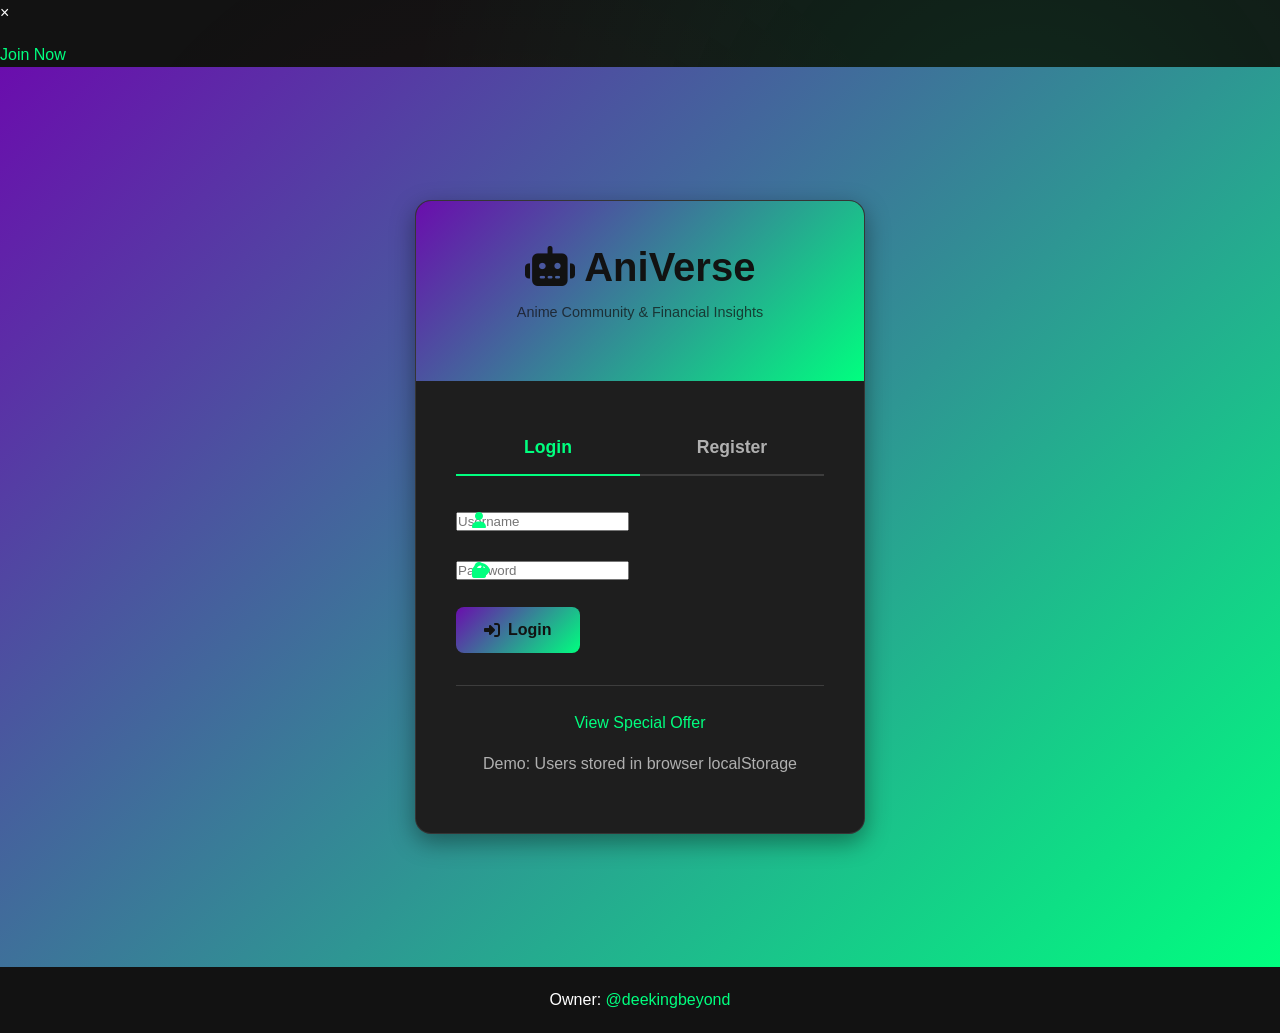
<file: index.html>
<!DOCTYPE html>
<html lang="en">
<head>

<meta property="og:title" content="Beyondthy Community">
<meta property="og:description" content="Community, payments, updates and discussions.">
<meta property="og:image" content="social-preview.jpg">
<meta property="og:type" content="website">
<meta name="twitter:card" content="summary_large_image">

    <meta charset="UTF-8">
    <meta name="viewport" content="width=device-width, initial-scale=1.0">
    <title>Login | AniVerse Community</title>
    <link rel="stylesheet" href="assets/css/style.css">
    <link rel="stylesheet" href="https://cdnjs.cloudflare.com/ajax/libs/font-awesome/6.4.0/css/all.min.css">
    <script src="script.js" defer></script>
</head>
<body>
    <!-- Ad Popup -->
    <div id="adPopup" class="ad-popup">
        <div class="ad-content">
            <span class="close-ad" onclick="closeAd()">&times;</span>
            <h3 id="adTitle"></h3>
            <p id="adText"></p>
            <a id="adLink" class="ad-btn" target="_blank">Join Now</a>
        </div>
    </div>

    <div class="auth-container">
        <div class="auth-card">
            <div class="logo-section">
                <h1><i class="fas fa-robot"></i> AniVerse</h1>
                <p class="tagline">Anime Community & Financial Insights</p>
            </div>

            <div class="form-container">
                <div class="form-tabs">
                    <button class="tab-btn active" onclick="switchTab('login')">Login</button>
                    <button class="tab-btn" onclick="switchTab('register')">Register</button>
                </div>

                <!-- Login Form -->
                <form id="loginForm" class="auth-form active">
                    <div class="input-group">
                        <i class="fas fa-user"></i>
                        <input type="text" id="loginUsername" placeholder="Username" required>
                    </div>
                    <div class="input-group">
                        <i class="fas fa-lock"></i>
                        <input type="password" id="loginPassword" placeholder="Password" required>
                        <i class="fas fa-eye toggle-password" onclick="togglePassword('loginPassword', this)"></i>
                    </div>
                    <button type="button" class="btn-primary" onclick="loginUser()">
                        <i class="fas fa-sign-in-alt"></i> Login
                    </button>
                </form>

                <!-- Register Form -->
                <form id="registerForm" class="auth-form">
                    <div class="input-group">
                        <i class="fas fa-user-plus"></i>
                        <input type="text" id="regUsername" placeholder="Choose Username" required>
                    </div>
                    <div class="input-group">
                        <i class="fas fa-lock"></i>
                        <input type="password" id="regPassword" placeholder="Create Password" required>
                        <i class="fas fa-eye toggle-password" onclick="togglePassword('regPassword', this)"></i>
                    </div>
                    <div class="input-group">
                        <i class="fas fa-lock"></i>
                        <input type="password" id="regConfirmPassword" placeholder="Confirm Password" required>
                    </div>
                    <button type="button" class="btn-primary" onclick="registerUser()">
                        <i class="fas fa-user-plus"></i> Create Account
                    </button>
                </form>

                <div class="auth-footer">
                    <p><a href="#" onclick="showAd(true)">View Special Offer</a></p>
                    <p class="note">Demo: Users stored in browser localStorage</p>
                </div>
            </div>
        </div>
    </div>

    <script>
        function switchTab(tab) {
            document.querySelectorAll('.tab-btn').forEach(btn => btn.classList.remove('active'));
            document.querySelectorAll('.auth-form').forEach(form => form.classList.remove('active'));
            
            if(tab === 'login') {
                document.querySelector('.tab-btn:nth-child(1)').classList.add('active');
                document.getElementById('loginForm').classList.add('active');
            } else {
                document.querySelector('.tab-btn:nth-child(2)').classList.add('active');
                document.getElementById('registerForm').classList.add('active');
            }
        }

        function togglePassword(inputId, icon) {
            const input = document.getElementById(inputId);
            if (input.type === 'password') {
                input.type = 'text';
                icon.classList.remove('fa-eye');
                icon.classList.add('fa-eye-slash');
            } else {
                input.type = 'password';
                icon.classList.remove('fa-eye-slash');
                icon.classList.add('fa-eye');
            }
        }
    </script>
<footer style="text-align:center;padding:20px">Owner: <a href="https://t.me/deekingbeyond">@deekingbeyond</a></footer></body>
</html>
</file>
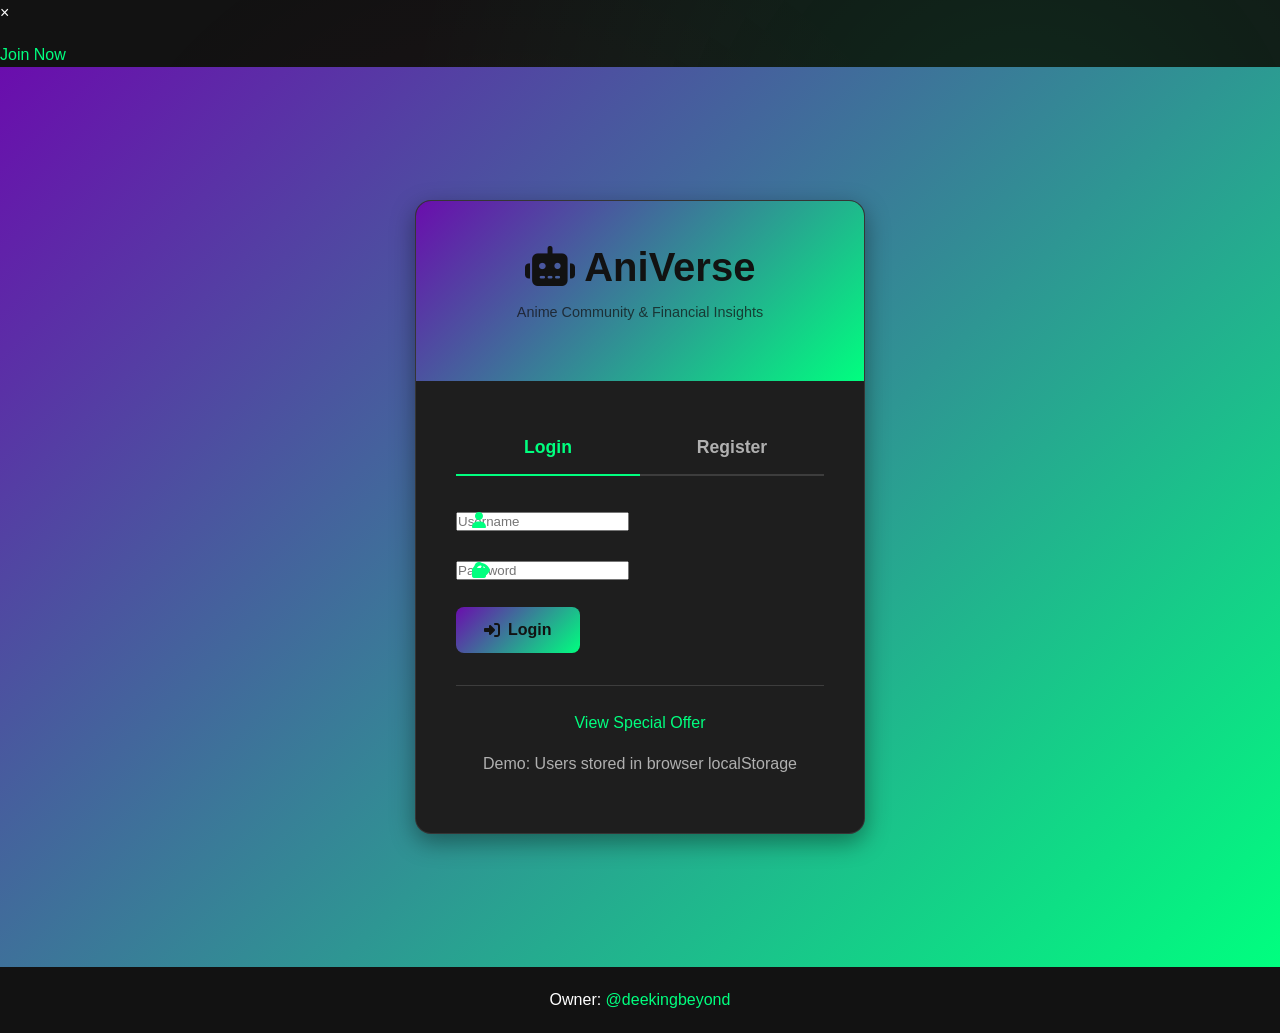
<file: admin.html>
<!DOCTYPE html>
<html lang="en">
<head>
    <meta charset="UTF-8">
    <meta name="viewport" content="width=device-width, initial-scale=1.0">
    <title>Admin Panel | AniVerse</title>
    <link rel="stylesheet" href="assets/css/style.css">
    <link rel="stylesheet" href="https://cdnjs.cloudflare.com/ajax/libs/font-awesome/6.4.0/css/all.min.css">
    <script src="script.js" defer></script>
</head>
<body>
    <!-- Header -->
    <header class="site-header">
        <div class="logo">
            <i class="fas fa-crown"></i>
            <span>AniVerse Admin</span>
        </div>
        
        <div class="user-menu">
            <span>Admin Panel</span>
            <a href="home.html" class="btn-secondary">
                <i class="fas fa-arrow-left"></i> Back to Site
            </a>
        </div>
    </header>

    <main class="admin-panel">
        <div class="admin-grid">
            <!-- Sidebar -->
            <aside class="admin-sidebar">
                <div class="admin-profile">
                    <h3><i class="fas fa-user-shield"></i> Admin Account</h3>
                    <p id="adminUsername">Loading...</p>
                </div>
                
                <ul class="admin-nav">
                    <li><a href="#" class="active" onclick="showSection('dashboard')">
                        <i class="fas fa-tachometer-alt"></i> Dashboard
                    </a></li>
                    <li><a href="#" onclick="showSection('updates')">
                        <i class="fas fa-newspaper"></i> Manage Updates
                    </a></li>
                    <li><a href="#" onclick="showSection('ads')">
                        <i class="fas fa-ad"></i> Manage Ads
                    </a></li>
                    <li><a href="#" onclick="showSection('quotes')">
                        <i class="fas fa-quote-right"></i> Manage Quotes
                    </a></li>
                    <li><a href="#" onclick="showSection('users')">
                        <i class="fas fa-users-cog"></i> User Management
                    </a></li>
                    <li><a href="#" onclick="showSection('settings')">
                        <i class="fas fa-cog"></i> Settings
                    </a></li>
                </ul>
                
                <div class="admin-stats">
                    <h4>Quick Stats</h4>
                    <div class="stat-item">
                        <span>Total Users:</span>
                        <span id="statUsers">0</span>
                    </div>
                    <div class="stat-item">
                        <span>Active Updates:</span>
                        <span id="statUpdates">0</span>
                    </div>
                    <div class="stat-item">
                        <span>Active Ads:</span>
                        <span id="statAds">0</span>
                    </div>
                </div>
            </aside>

            <!-- Main Content -->
            <div class="admin-content">
                <!-- Dashboard Section -->
                <section id="dashboardSection" class="admin-section active">
                    <h2><i class="fas fa-tachometer-alt"></i> Admin Dashboard</h2>
                    <p class="admin-subtitle">Welcome to the admin control panel</p>
                    
                    <div class="dashboard-cards">
                        <div class="admin-card">
                            <h3><i class="fas fa-plus-circle"></i> Quick Actions</h3>
                            <div class="quick-actions">
                                <button onclick="showSection('updates')" class="action-btn">
                                    <i class="fas fa-plus"></i> Add Update
                                </button>
                                <button onclick="showSection('ads')" class="action-btn">
                                    <i class="fas fa-ad"></i> Create Ad
                                </button>
                                <button onclick="showSection('quotes')" class="action-btn">
                                    <i class="fas fa-quote-left"></i> Add Quote
                                </button>
                            </div>
                        </div>
                        
                        <div class="admin-card">
                            <h3><i class="fas fa-chart-bar"></i> Recent Activity</h3>
                            <div id="recentActivity">
                                <p>Loading activity...</p>
                            </div>
                        </div>
                        
                        <div class="admin-card">
                            <h3><i class="fas fa-exclamation-triangle"></i> System Status</h3>
                            <div class="status-list">
                                <div class="status-item online">
                                    <i class="fas fa-check-circle"></i>
                                    <span>Database: Connected</span>
                                </div>
                                <div class="status-item online">
                                    <i class="fas fa-check-circle"></i>
                                    <span>Storage: Local</span>
                                </div>
                                <div class="status-item online">
                                    <i class="fas fa-check-circle"></i>
                                    <span>Security: Active</span>
                                </div>
                            </div>
                        </div>
                    </div>
                </section>

                <!-- Manage Updates Section -->
                <section id="updatesSection" class="admin-section">
                    <h2><i class="fas fa-newspaper"></i> Manage Community Updates</h2>
                    
                    <div class="form-card">
                        <h3>Add New Update</h3>
                        <div class="form-group">
                            <label for="adminTitle">Title</label>
                            <input type="text" id="adminTitle" class="form-control" placeholder="Enter update title">
                        </div>
                        <div class="form-group">
                            <label for="adminContent">Content</label>
                            <textarea id="adminContent" class="form-control" placeholder="Enter update content..."></textarea>
                        </div>
                        <div class="form-group">
                            <label for="adminPin">
                                <input type="checkbox" id="adminPin"> Pin this update
                            </label>
                        </div>
                        <button onclick="saveAdminUpdates()" class="btn-primary">
                            <i class="fas fa-save"></i> Publish Update
                        </button>
                    </div>
                    
                    <div class="existing-updates">
                        <h3>Existing Updates</h3>
                        <div id="updatesList">
                            <p>Loading updates...</p>
                        </div>
                    </div>
                </section>

                <!-- Manage Ads Section -->
                <section id="adsSection" class="admin-section">
                    <h2><i class="fas fa-ad"></i> Manage Advertisements</h2>
                    
                    <div class="form-card">
                        <h3>Create New Ad</h3>
                        <div class="form-group">
                            <label for="adTitle">Ad Title</label>
                            <input type="text" id="adTitle" class="form-control" placeholder="Enter ad title">
                        </div>
                        <div class="form-group">
                            <label for="adText">Ad Text</label>
                            <textarea id="adText" class="form-control" placeholder="Enter ad text..."></textarea>
                        </div>
                        <div class="form-group">
                            <label for="adLink">Link URL</label>
                            <input type="url" id="adLink" class="form-control" placeholder="https://example.com">
                        </div>
                        <div class="form-group">
                            <label for="adButtonText">Button Text</label>
                            <input type="text" id="adButtonText" class="form-control" placeholder="Learn More">
                        </div>
                        <div class="form-group">
                            <label for="adActive">
                                <input type="checkbox" id="adActive" checked> Active
                            </label>
                            <label for="adManual" style="margin-left: 20px;">
                                <input type="checkbox" id="adManual"> Show on manual trigger
                            </label>
                        </div>
                        <button onclick="createNewAd()" class="btn-primary">
                            <i class="fas fa-plus"></i> Create Ad
                        </button>
                    </div>
                    
                    <div class="existing-ads">
                        <h3>Active Ads</h3>
                        <div id="adsContainer">
                            <p>Loading ads...</p>
                        </div>
                    </div>
                </section>

                <!-- Manage Quotes Section -->
                <section id="quotesSection" class="admin-section">
                    <h2><i class="fas fa-quote-right"></i> Manage Anime Quotes</h2>
                    
                    <div class="form-card">
                        <h3>Add New Quote</h3>
                        <div class="form-group">
                            <label for="quoteText">Quote</label>
                            <textarea id="quoteText" class="form-control" placeholder="Enter the quote..."></textarea>
                        </div>
                        <div class="form-group">
                            <label for="quoteAuthor">Author</label>
                            <input type="text" id="quoteAuthor" class="form-control" placeholder="Enter author name">
                        </div>
                        <div class="form-group">
                            <label for="quoteAnime">Anime/Series</label>
                            <input type="text" id="quoteAnime" class="form-control" placeholder="Enter anime name">
                        </div>
                        <button onclick="addNewQuote()" class="btn-primary">
                            <i class="fas fa-plus"></i> Add Quote
                        </button>
                    </div>
                    
                    <div class="existing-quotes">
                        <h3>Existing Quotes</h3>
                        <div id="quotesList">
                            <p>Loading quotes...</p>
                        </div>
                    </div>
                </section>
            </div>
        </div>
    </main>

    <script>
        // Admin JavaScript
        document.addEventListener('DOMContentLoaded', function() {
            // Check if user is admin
            const user = JSON.parse(localStorage.getItem('currentUser') || '{}');
            if (!user || (user.role !== 'admin' && user.username !== 'admin')) {
                window.location.href = 'index.html';
                return;
            }
            
            // Set admin username
            document.getElementById('adminUsername').textContent = user.username;
            
            // Load stats
            loadAdminStats();
            
            // Load recent activity
            loadRecentActivity();
            
            // Load existing content
            loadExistingUpdates();
            loadExistingAds();
            loadExistingQuotes();
        });
        
        function showSection(section) {
            // Hide all sections
            document.querySelectorAll('.admin-section').forEach(sec => {
                sec.classList.remove('active');
            });
            
            // Show selected section
            document.getElementById(`${section}Section`).classList.add('active');
            
            // Update active nav
            document.querySelectorAll('.admin-nav a').forEach(link => {
                link.classList.remove('active');
            });
            event.target.classList.add('active');
        }
        
        async function loadAdminStats() {
            const users = JSON.parse(localStorage.getItem('users') || '[]');
            document.getElementById('statUsers').textContent = users.length;
            
            try {
                const updatesRes = await fetch('./assets/json/updates.json');
                const updates = await updatesRes.json();
                document.getElementById('statUpdates').textContent = updates.length;
                
                const adsRes = await fetch('./assets/json/ads.json');
                const ads = await adsRes.json();
                const activeAds = ads.filter(ad => ad.active).length;
                document.getElementById('statAds').textContent = activeAds;
            } catch (error) {
                console.error('Error loading stats:', error);
            }
        }
        
        async function loadRecentActivity() {
            try {
                const res = await fetch('./assets/json/updates.json');
                const updates = await res.json();
                
                const activityList = document.getElementById('recentActivity');
                const recent = updates.slice(0, 3);
                
                activityList.innerHTML = recent.map(update => `
                    <div class="activity-item">
                        <strong>${update.title}</strong>
                        <small>${formatDate(update.date)}</small>
                    </div>
                `).join('');
                
            } catch (error) {
                console.error('Error loading activity:', error);
            }
        }
        
        async function loadExistingUpdates() {
            try {
                const res = await fetch('./assets/json/updates.json');
                const updates = await res.json();
                
                const list = document.getElementById('updatesList');
                list.innerHTML = updates.map(update => `
                    <div class="update-item card">
                        <div class="update-header">
                            <h4>${update.title} ${update.pinned ? '📌' : ''}</h4>
                            <div class="update-actions">
                                <button onclick="editUpdate(${update.id})" class="btn-small">
                                    <i class="fas fa-edit"></i>
                                </button>
                                <button onclick="deleteUpdate(${update.id})" class="btn-small btn-danger">
                                    <i class="fas fa-trash"></i>
                                </button>
                            </div>
                        </div>
                        <p>${update.content.substring(0, 100)}...</p>
                        <small>By ${update.author} on ${formatDate(update.date)}</small>
                    </div>
                `).join('');
                
            } catch (error) {
                console.error('Error loading updates:', error);
            }
        }
        
        async function loadExistingAds() {
            try {
                const res = await fetch('./assets/json/ads.json');
                const ads = await res.json();
                
                const container = document.getElementById('adsContainer');
                container.innerHTML = ads.map(ad => `
                    <div class="ad-item card ${ad.active ? 'active' : 'inactive'}">
                        <div class="ad-header">
                            <h4>${ad.title} ${ad.active ? '✅' : '❌'}</h4>
                            <div class="ad-actions">
                                <button onclick="toggleAd(${ad.id})" class="btn-small">
                                    ${ad.active ? 'Deactivate' : 'Activate'}
                                </button>
                                <button onclick="deleteAd(${ad.id})" class="btn-small btn-danger">
                                    <i class="fas fa-trash"></i>
                                </button>
                            </div>
                        </div>
                        <p>${ad.text}</p>
                        <small>Link: ${ad.link}</small>
                    </div>
                `).join('');
                
            } catch (error) {
                console.error('Error loading ads:', error);
            }
        }
        
        async function loadExistingQuotes() {
            try {
                const res = await fetch('./assets/json/quotes.json');
                const quotes = await res.json();
                
                const list = document.getElementById('quotesList');
                list.innerHTML = quotes.map((quote, index) => `
                    <div class="quote-item card">
                        <div class="quote-header">
                            <h4>Quote #${index + 1}</h4>
                            <div class="quote-actions">
                                <button onclick="deleteQuote(${index})" class="btn-small btn-danger">
                                    <i class="fas fa-trash"></i>
                                </button>
                            </div>
                        </div>
                        <p>"${quote.quote}"</p>
                        <small>— ${quote.author} (${quote.anime})</small>
                    </div>
                `).join('');
                
            } catch (error) {
                console.error('Error loading quotes:', error);
            }
        }
        
        async function createNewAd() {
            const title = document.getElementById('adTitle').value.trim();
            const text = document.getElementById('adText').value.trim();
            const link = document.getElementById('adLink').value.trim();
            const buttonText = document.getElementById('adButtonText').value.trim();
            const active = document.getElementById('adActive').checked;
            const manual = document.getElementById('adManual').checked;
            
            if (!title || !text || !link) {
                alert('Please fill in all required fields');
                return;
            }
            
            try {
                const res = await fetch('./assets/json/ads.json');
                const ads = await res.json();
                
                const newAd = {
                    id: Date.now(),
                    title,
                    text,
                    link,
                    buttonText: buttonText || 'Learn More',
                    active,
                    manual,
                    duration: 10
                };
                
                ads.push(newAd);
                
                // In a real app, you would save to server
                // For demo, just update the display
                alert('Ad created successfully (demo mode)');
                loadExistingAds();
                
                // Clear form
                document.getElementById('adTitle').value = '';
                document.getElementById('adText').value = '';
                document.getElementById('adLink').value = '';
                document.getElementById('adButtonText').value = '';
                
            } catch (error) {
</file>
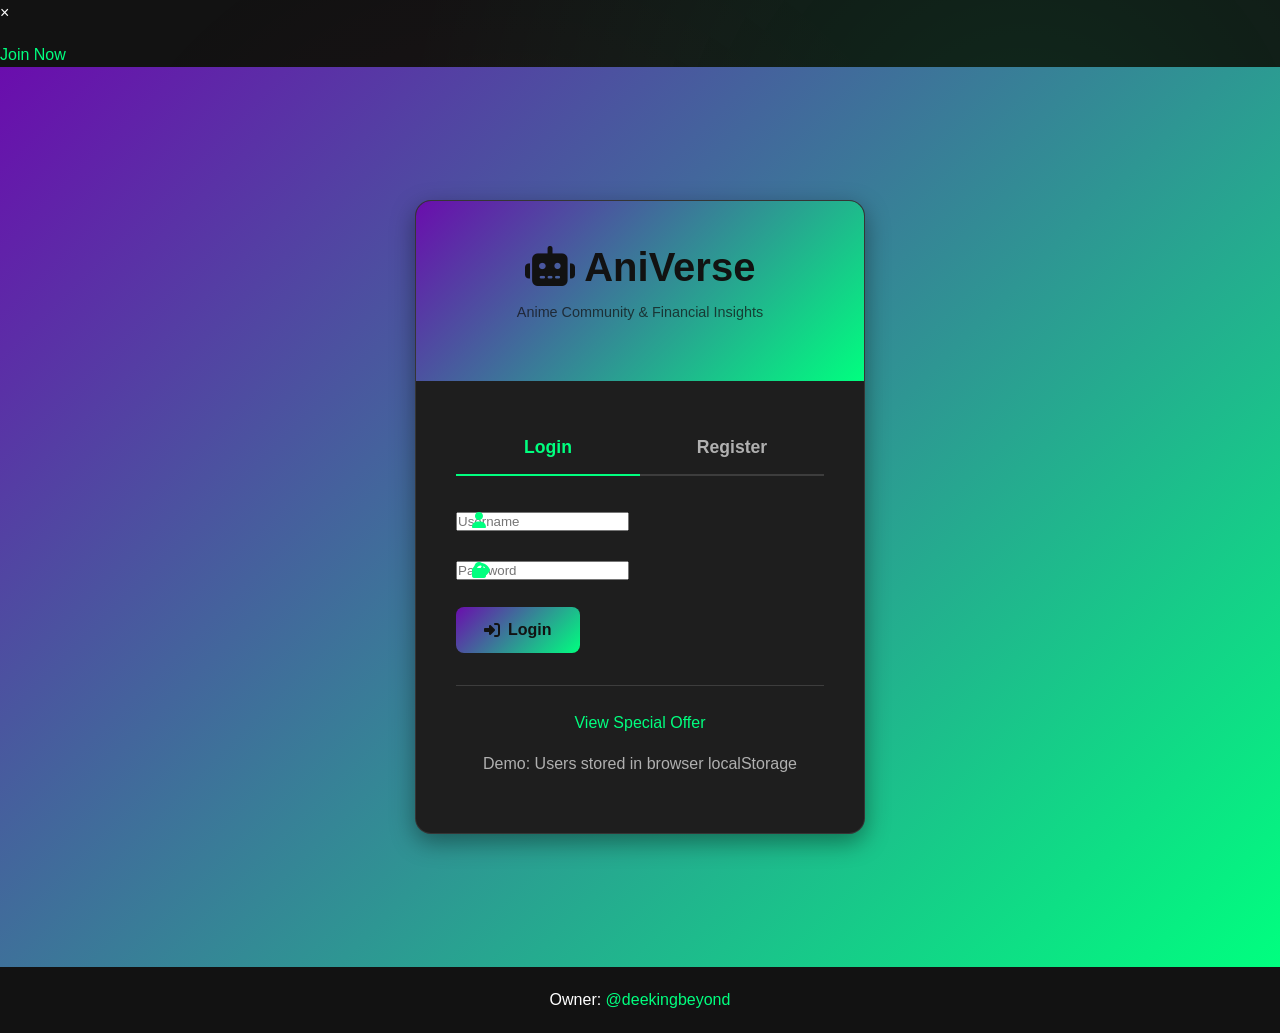
<file: community.html>
<!DOCTYPE html>
<html lang="en">
<head>

<meta property="og:title" content="Beyondthy Community">
<meta property="og:description" content="Community, payments, updates and discussions.">
<meta property="og:image" content="social-preview.jpg">
<meta property="og:type" content="website">
<meta name="twitter:card" content="summary_large_image">

    <meta charset="UTF-8">
    <meta name="viewport" content="width=device-width, initial-scale=1.0">
    <title>Community | AniVerse</title>
    <link rel="stylesheet" href="assets/css/style.css">
    <link rel="stylesheet" href="https://cdnjs.cloudflare.com/ajax/libs/font-awesome/6.4.0/css/all.min.css">
    <script src="script.js" defer></script>
</head>
<body>
    <!-- Header -->
    <header class="site-header">
        <div class="logo">
            <i class="fas fa-users"></i>
            <span>AniVerse Community</span>
        </div>
        
        <nav>
            <ul class="nav-menu">
                <li><a href="home.html"><i class="fas fa-home"></i> Home</a></li>
                <li><a href="community.html" class="active"><i class="fas fa-comments"></i> Community</a></li>
                <li><a href="quotes.html"><i class="fas fa-quote-right"></i> Anime Quotes</a></li>
                <li><a href="payment.html"><i class="fas fa-wallet"></i> Payment</a></li>
                <li><a href="#" onclick="showAd(true)"><i class="fas fa-gift"></i> Offers</a></li>
            </ul>
        </nav>
        
        <div class="user-menu">
            <span id="userGreeting">Welcome, <strong id="usernameDisplay"></strong></span>
            <button onclick="logoutUser()" class="btn-secondary">
                <i class="fas fa-sign-out-alt"></i> Logout
            </button>
        </div>
    </header>

    <!-- Main Content -->
    <main class="main-content">
        <div class="container">
            <div class="community-header">
                <h1><i class="fas fa-users"></i> Community Feed</h1>
                <p class="subtitle">Share, discuss, and grow with fellow anime enthusiasts and traders</p>
                
                <div class="community-stats">
                    <div class="stat-badge">
                        <i class="fas fa-newspaper"></i>
                        <span id="totalPosts">0</span> Posts
                    </div>
                    <div class="stat-badge">
                        <i class="fas fa-user-friends"></i>
                        <span id="totalMembers">0</span> Members
                    </div>
                    <div class="stat-badge">
                        <i class="fas fa-fire"></i>
                        <span id="activeNow">5</span> Online Now
                    </div>
                </div>
            </div>

            <div class="community-layout">
                <!-- Left Sidebar - Categories & Filters -->
                <aside class="community-sidebar">
                    <div class="sidebar-card">
                        <h3><i class="fas fa-filter"></i> Categories</h3>
                        <ul class="category-list">
                            <li class="active" onclick="filterPosts('all')">
                                <i class="fas fa-globe"></i> All Posts
                            </li>
                            <li onclick="filterPosts('announcements')">
                                <i class="fas fa-bullhorn"></i> Announcements
                            </li>
                            <li onclick="filterPosts('trading')">
                                <i class="fas fa-chart-line"></i> Trading Tips
                            </li>
                            <li onclick="filterPosts('anime')">
                                <i class="fas fa-tv"></i> Anime Discussions
                            </li>
                            <li onclick="filterPosts('crypto')">
                                <i class="fas fa-coins"></i> Crypto Updates
                            </li>
                            <li onclick="filterPosts('questions')">
                                <i class="fas fa-question-circle"></i> Q&A
                            </li>
                        </ul>
                    </div>

                    <div class="sidebar-card">
                        <h3><i class="fas fa-trophy"></i> Top Contributors</h3>
                        <div class="contributors-list">
                            <div class="contributor">
                                <span class="contributor-name">admin</span>
                                <span class="contributor-badge">Admin</span>
                            </div>
                            <div class="contributor">
                                <span class="contributor-name">moderator</span>
                                <span class="contributor-badge">Mod</span>
                            </div>
                            <div class="contributor">
                                <span class="contributor-name">AnimeLover23</span>
                                <span class="contributor-posts">42 posts</span>
                            </div>
                        </div>
                    </div>

                    <div class="sidebar-card">
                        <h3><i class="fas fa-info-circle"></i> Community Rules</h3>
                        <div class="rules-list">
                            <p>✅ Be respectful to everyone</p>
                            <p>✅ No spam or self-promotion</p>
                            <p>✅ Keep discussions relevant</p>
                            <p>✅ No financial advice begging</p>
                            <p>✅ Have fun and learn!</p>
                        </div>
                    </div>
                </aside>

                <!-- Main Content - Posts -->
                <div class="community-main">
                    <!-- Create Post (for logged in users) -->
                    <div class="create-post-card card">
                        <div class="post-avatar">
                            <i class="fas fa-user-circle"></i>
                        </div>
                        <div class="post-editor">
                            <textarea id="newPostContent" placeholder="Share your thoughts with the community..."></textarea>
                            <div class="post-actions">
                                <div class="post-categories">
                                    <select id="postCategory" class="category-select">
                                        <option value="general">General</option>
                                        <option value="announcements">Announcements</option>
                                        <option value="trading">Trading Tips</option>
                                        <option value="anime">Anime Discussion</option>
                                        <option value="crypto">Crypto News</option>
                                        <option value="questions">Question</option>
                                    </select>
                                </div>
                                <button onclick="createPost()" class="btn-primary">
                                    <i class="fas fa-paper-plane"></i> Post
                                </button>
                            </div>
                        </div>
                    </div>

                    <!-- Pinned Posts -->
                    <div id="pinnedPostsSection">
                        <h3 class="section-title">
                            <i class="fas fa-thumbtack"></i> Pinned Announcements
                        </h3>
                        <div id="pinnedPosts">
                            <!-- Pinned posts will load here -->
                        </div>
                    </div>

                    <!-- All Posts -->
                    <div class="posts-section">
                        <div class="posts-header">
                            <h3 class="section-title">
                                <i class="fas fa-stream"></i> Recent Posts
                            </h3>
                            <div class="sort-options">
                                <select id="sortPosts" onchange="sortPosts()" class="sort-select">
                                    <option value="newest">Newest First</option>
                                    <option value="oldest">Oldest First</option>
                                    <option value="popular">Most Popular</option>
                                </select>
                            </div>
                        </div>
                        
                        <div id="communityFeed">
                            <!-- Posts will load here -->
                            <div class="loading-posts">
                                <i class="fas fa-spinner fa-spin"></i> Loading community posts...
                            </div>
                        </div>

                        <!-- Load More Button -->
                        <div class="load-more-container">
                            <button id="loadMoreBtn" onclick="loadMorePosts()" class="btn-secondary">
                                <i class="fas fa-plus"></i> Load More Posts
                            </button>
                        </div>
                    </div>
                </div>

                <!-- Right Sidebar - Live Updates & Info -->
                <aside class="community-sidebar right-sidebar">
                    <div class="sidebar-card">
                        <h3><i class="fas fa-bolt"></i> Live Updates</h3>
                        <div class="live-updates">
                            <div class="update-item">
                                <i class="fas fa-user-plus"></i>
                                <span>New member joined: CryptoKing</span>
                            </div>
                            <div class="update-item">
                                <i class="fas fa-comment"></i>
                                <span>AnimeLover posted about One Piece</span>
                            </div>
                            <div class="update-item">
                                <i class="fas fa-chart-line"></i>
                                <span>Bitcoin discussion trending</span>
                            </div>
                        </div>
                    </div>

                    <div class="sidebar-card">
                        <h3><i class="fas fa-calendar-alt"></i> Upcoming Events</h3>
                        <div class="events-list">
                            <div class="event">
                                <div class="event-date">Dec 15</div>
                                <div class="event-details">
                                    <strong>AMA Session</strong>
                                    <small>Live Q&A with admin</small>
                                </div>
                            </div>
                            <div class="event">
                                <div class="event-date">Dec 20</div>
                                <div class="event-details">
                                    <strong>Trading Workshop</strong>
                                    <small>Advanced strategies</small>
                                </div>
                            </div>
                            <div class="event">
                                <div class="event-date">Jan 1</div>
                                <div class="event-details">
                                    <strong>New Year Giveaway</strong>
                                    <small>Prize pool: $500</small>
                                </div>
                            </div>
                        </div>
                    </div>

                    <div class="sidebar-card">
                        <h3><i class="fas fa-hashtag"></i> Trending Topics</h3>
                        <div class="trending-tags">
                            <span class="tag" onclick="searchTag('#Bitcoin')">#Bitcoin</span>
                            <span class="tag" onclick="searchTag('#Anime')">#Anime</span>
                            <span class="tag" onclick="searchTag('#Trading')">#Trading</span>
                            <span class="tag" onclick="searchTag('#Altcoins')">#Altcoins</span>
                            <span class="tag" onclick="searchTag('#Manga')">#Manga</span>
                            <span class="tag" onclick="searchTag('#Crypto')">#Crypto</span>
                        </div>
                    </div>

                    <div class="sidebar-card">
                        <h3><i class="fas fa-users"></i> Join Our Groups</h3>
                        <div class="social-links">
                            <a href="https://t.me/beyondtechs" target="_blank" class="social-link telegram">
                                <i class="fab fa-telegram"></i> Telegram Channel
                            </a>
                            <a href="https://t.me/deekingbeyond" target="_blank" class="social-link telegram">
                                <i class="fas fa-comments"></i> Discussion Group
                            </a>
                        </div>
                    </div>
                </aside>
            </div>
        </div>
    </main>

    <!-- Modal for Post Details -->
    <div id="postModal" class="modal">
        <div class="modal-content">
            <span class="close-modal" onclick="closeModal()">&times;</span>
            <div id="modalContent">
                <!-- Post details will be loaded here -->
            </div>
        </div>
    </div>

    <footer class="site-footer">
        <div class="footer-content">
            <p>&copy; 2025 AniVerse Community. Connect, Learn, Grow.</p>
            <div class="footer-links">
                <a href="#" onclick="showAd(true)">Special Offers</a> |
                <a href="payment.html">Support Us</a> |
                <a href="https://t.me/deekingbeyond" target="_blank">Contact</a>
            </div>
        </div>
    </footer>

    <script>
        // Community JavaScript
        let allPosts = [];
        let postsPerPage = 5;
        let currentPage = 1;
        let currentFilter = 'all';

        document.addEventListener('DOMContentLoaded', async function() {
            // Check if user is logged in
            const user = JSON.parse(localStorage.getItem('currentUser') || '{}');
            if (!user.username) {
                // Redirect to login if not logged in
                window.location.href = 'index.html';
                return;
            }

            // Set username display
            const usernameDisplay = document.getElementById('usernameDisplay');
            const userGreeting = document.getElementById('userGreeting');
            
            if (usernameDisplay) {
                usernameDisplay.textContent = user.username;
            }
            
            if (userGreeting) {
                userGreeting.innerHTML = `Welcome, <strong>${user.username || 'Guest'}</strong>`;
            }

            // Load community data
            await loadCommunityData();
            updateCommunityStats();
            loadPinnedPosts();

            // Check if user is admin/moderator
            if (user.role === 'admin' || user.role === 'moderator' || user.username === 'admin') {
                addModeratorFeatures();
            }
        });

        async function loadCommunityData() {
            try {
                allPosts = await window.loadCommunityData();
                displayAllPosts();
            } catch (error) {
                console.error('Error loading community data:', error);
                document.getElementById('communityFeed').innerHTML = 
                    '<div class="error-message">Failed to load community posts. Please try again later.</div>';
            }
        }

        function displayAllPosts() {
            const container = document.getElementById('communityFeed');
            if (!container) return;
            
            // Filter posts based on current filter
            let filteredPosts = allPosts;
            if (currentFilter !== 'all') {
                filteredPosts = allPosts.filter(post => post.category === currentFilter);
            }
            
            // Sort posts based on selected option
            const sortOption = document.getElementById('sortPosts')?.value || 'newest';
            filteredPosts.sort((a, b) => {
                if (sortOption === 'newest') {
                    return new Date(b.timestamp) - new Date(a.timestamp);
                } else if (sortOption === 'oldest') {
                    return new Date(a.timestamp) - new Date(b.timestamp);
                } else if (sortOption === 'popular') {
                    return (b.likes + (b.comments?.length || 0)) - (a.likes + (a.comments?.length || 0));
                }
                return 0;
            });
            
            const startIndex = (currentPage - 1) * postsPerPage;
            const endIndex = startIndex + postsPerPage;
            const postsToShow = filteredPosts.slice(startIndex, endIndex);
            
            if (postsToShow.length === 0) {
                if (currentPage === 1) {
                    container.innerHTML = '<div class="no-posts">No posts found. Be the first to post!</div>';
                } else {
                    container.innerHTML += '<div class="no-more-posts">No more posts to load.</div>';
                }
                document.getElementById('loadMoreBtn').style.display = 'none';
                return;
            }
            
            let postsHTML = '';
            
            postsToShow.forEach(post => {
                const timeAgo = window.getTimeAgo ? window.getTimeAgo(post.timestamp) : 'Recently';
                const isPinned = post.pinned ? 'pinned' : '';
                
                postsHTML += `
                    <div class="community-post card ${isPinned}" data-id="${post.id}" data-category="${post.category}">
                        <div class="post-header">
                            <div class="post-author">
                                <div class="author-avatar">${post.avatar || '😊'}</div>
                                <div class="author-info">
                                    <strong>${post.author || 'Unknown'}</strong>
                                    <small>${timeAgo} • ${post.category || 'general'}</small>
                                </div>
                            </div>
                            ${post.pinned ? '<span class="pin-badge"><i class="fas fa-thumbtack"></i> Pinned</span>' : ''}
                        </div>
                        
                        <div class="post-content">
                            <h4 onclick="viewPost(${post.id})" style="cursor: pointer;">${post.title || 'Untitled'}</h4>
                            <p>${window.truncateText ? window.truncateText(post.content || '', 200) : (post.content?.substring(0, 200) || '')}</p>
                            ${post.content && post.content.length > 200 ? `<button onclick="viewPost(${post.id})" class="read-more">Read more</button>` : ''}
                        </div>
                        
                        <div class="post-footer">
                            <div class="post-stats">
                                <button class="stat-btn" onclick="likePost(${post.id})">
                                    <i class="far fa-heart"></i> ${post.likes || 0}
                                </button>
                                <button class="stat-btn" onclick="viewPost(${post.id})">
                                    <i class="far fa-comment"></i> ${post.comments ? post.comments.length : 0}
                                </button>
                                <button class="stat-btn" onclick="sharePost(${post.id})">
                                    <i class="fas fa-share"></i> Share
                                </button>
                            </div>
                        </div>
                    </div>
                `;
            });
            
            if
</file>
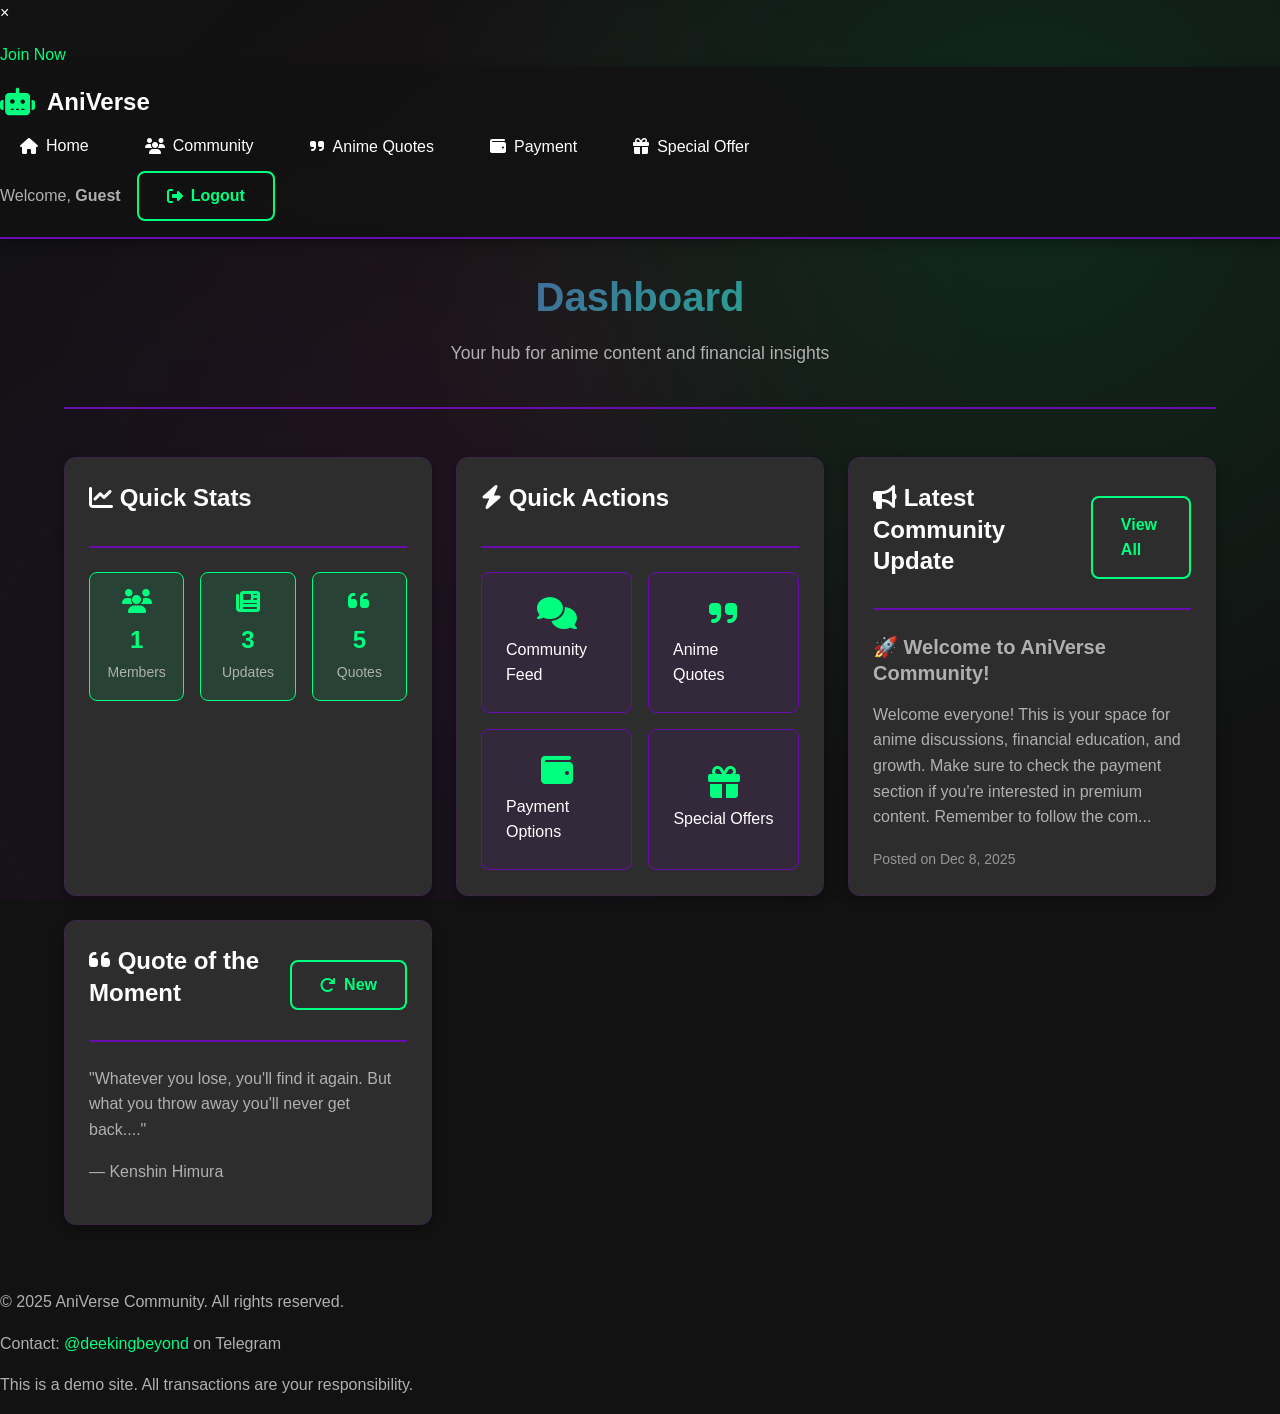
<file: home.html>
<!DOCTYPE html>
<html lang="en">
<head>

<meta property="og:title" content="Beyondthy Community">
<meta property="og:description" content="Community, payments, updates and discussions.">
<meta property="og:image" content="social-preview.jpg">
<meta property="og:type" content="website">
<meta name="twitter:card" content="summary_large_image">

    <meta charset="UTF-8">
    <meta name="viewport" content="width=device-width, initial-scale=1.0">
    <title>Dashboard | AniVerse</title>
    <link rel="stylesheet" href="assets/css/style.css">
    <link rel="stylesheet" href="https://cdnjs.cloudflare.com/ajax/libs/font-awesome/6.4.0/css/all.min.css">
    <script src="script.js" defer></script>
</head>
<body>
    <!-- Ad Popup -->
    <div id="adPopup" class="ad-popup">
        <div class="ad-content">
            <span class="close-ad" onclick="closeAd()">&times;</span>
            <h3 id="adTitle"></h3>
            <p id="adText"></p>
            <a id="adLink" class="ad-btn" target="_blank">Join Now</a>
        </div>
    </div>

    <!-- Header -->
    <header class="site-header">
        <div class="logo">
            <i class="fas fa-robot"></i>
            <span>AniVerse</span>
        </div>
        
        <nav>
            <ul class="nav-menu">
                <li><a href="home.html"><i class="fas fa-home"></i> Home</a></li>
                <li><a href="community.html"><i class="fas fa-users"></i> Community</a></li>
                <li><a href="quotes.html"><i class="fas fa-quote-right"></i> Anime Quotes</a></li>
                <li><a href="payment.html"><i class="fas fa-wallet"></i> Payment</a></li>
                <li><a href="#" onclick="showAd(true)"><i class="fas fa-gift"></i> Special Offer</a></li>
            </ul>
        </nav>
        
        <div class="user-menu">
            <span id="userGreeting">Welcome, <strong id="usernameDisplay"></strong></span>
            <button onclick="logoutUser()" class="btn-secondary">
                <i class="fas fa-sign-out-alt"></i> Logout
            </button>
        </div>
    </header>

    <!-- Main Content -->
    <main class="main-content">
        <div class="container">
            <div class="dashboard-header">
                <h1>Dashboard</h1>
                <p class="subtitle">Your hub for anime content and financial insights</p>
            </div>

            <div class="dashboard-grid">
                <!-- Quick Stats -->
                <div class="card gradient-bg">
                    <div class="card-header">
                        <h3><i class="fas fa-chart-line"></i> Quick Stats</h3>
                    </div>
                    <div class="stats-grid">
                        <div class="stat-item">
                            <i class="fas fa-users"></i>
                            <span class="stat-value" id="memberCount">Loading...</span>
                            <span class="stat-label">Members</span>
                        </div>
                        <div class="stat-item">
                            <i class="fas fa-newspaper"></i>
                            <span class="stat-value" id="updateCount">Loading...</span>
                            <span class="stat-label">Updates</span>
                        </div>
                        <div class="stat-item">
                            <i class="fas fa-quote-left"></i>
                            <span class="stat-value" id="quoteCount">5</span>
                            <span class="stat-label">Quotes</span>
                        </div>
                    </div>
                </div>

                <!-- Quick Actions -->
                <div class="card">
                    <div class="card-header">
                        <h3><i class="fas fa-bolt"></i> Quick Actions</h3>
                    </div>
                    <div class="action-buttons">
                        <a href="community.html" class="action-btn">
                            <i class="fas fa-comments"></i>
                            <span>Community Feed</span>
                        </a>
                        <a href="quotes.html" class="action-btn">
                            <i class="fas fa-quote-right"></i>
                            <span>Anime Quotes</span>
                        </a>
                        <a href="payment.html" class="action-btn">
                            <i class="fas fa-wallet"></i>
                            <span>Payment Options</span>
                        </a>
                        <a href="#" onclick="showAd(true)" class="action-btn">
                            <i class="fas fa-gift"></i>
                            <span>Special Offers</span>
                        </a>
                    </div>
                </div>

                <!-- Latest Update -->
                <div class="card">
                    <div class="card-header">
                        <h3><i class="fas fa-bullhorn"></i> Latest Community Update</h3>
                        <a href="community.html" class="btn-secondary">View All</a>
                    </div>
                    <div id="latestUpdate">
                        <p>Loading latest update...</p>
                    </div>
                </div>

                <!-- Random Quote -->
                <div class="card">
                    <div class="card-header">
                        <h3><i class="fas fa-quote-left"></i> Quote of the Moment</h3>
                        <button onclick="showQuote()" class="btn-secondary">
                            <i class="fas fa-redo"></i> New
                        </button>
                    </div>
                    <div id="homeQuoteDisplay">
                        <p>Loading quote...</p>
                    </div>
                </div>
            </div>

            <!-- Admin Access (only shows for admin) -->
            <div id="adminAccess" style="display: none; margin-top: 2rem;">
                <div class="card">
                    <div class="card-header">
                        <h3><i class="fas fa-crown"></i> Admin Controls</h3>
                    </div>
                    <div class="admin-quick-actions">
                        <a href="admin.html" class="btn-primary">
                            <i class="fas fa-tools"></i> Admin Panel
                        </a>
                        <button onclick="manageAds()" class="btn-secondary">
                            <i class="fas fa-ad"></i> Manage Ads
                        </button>
                    </div>
                </div>
            </div>
        </div>
    </main>

    <footer class="site-footer">
        <p>&copy; 2025 AniVerse Community. All rights reserved.</p>
        <p>Contact: <a href="https://t.me/deekingbeyond" target="_blank">@deekingbeyond</a> on Telegram</p>
        <p class="disclaimer">This is a demo site. All transactions are your responsibility.</p>
    </footer>

    <script>
        // Initialize dashboard
        document.addEventListener('DOMContentLoaded', function() {
            const user = JSON.parse(localStorage.getItem('currentUser') || '{}');
            const usernameDisplay = document.getElementById('usernameDisplay');
            const userGreeting = document.getElementById('userGreeting');
            
            if (usernameDisplay && user.username) {
                usernameDisplay.textContent = user.username;
            }
            
            if (userGreeting) {
                userGreeting.innerHTML = `Welcome, <strong>${user.username || 'Guest'}</strong>`;
            }
            
            // Show admin access if user is admin
            if (user.role === 'admin' || user.username === 'admin') {
                document.getElementById('adminAccess').style.display = 'block';
            }
            
            // Load quick stats
            updateStats();
            
            // Load latest update
            loadLatestUpdate();
            
            // Load random quote
            loadHomeQuote();
        });
        
        async function updateStats() {
            const users = JSON.parse(localStorage.getItem('users') || '[]');
            document.getElementById('memberCount').textContent = users.length;
            
            try {
                const res = await fetch('./assets/json/updates.json');
                const updates = await res.json();
                document.getElementById('updateCount').textContent = updates.length;
            } catch (error) {
                console.error('Error loading updates:', error);
            }
        }
        
        async function loadLatestUpdate() {
            try {
                const res = await fetch('./assets/json/updates.json');
                const updates = await res.json();
                
                if (updates.length > 0) {
                    const latest = updates[0];
                    document.getElementById('latestUpdate').innerHTML = `
                        <h4>${latest.title}</h4>
                        <p>${latest.content.substring(0, 200)}...</p>
                        <small>Posted on ${formatDate(latest.date)}</small>
                    `;
                }
            } catch (error) {
                console.error('Error loading latest update:', error);
            }
        }
        
        async function loadHomeQuote() {
            try {
                const res = await fetch('./assets/json/quotes.json');
                const quotes = await res.json();
                
                if (quotes.length > 0) {
                    const randomIndex = Math.floor(Math.random() * quotes.length);
                    const quote = quotes[randomIndex];
                    
                    document.getElementById('homeQuoteDisplay').innerHTML = `
                        <div class="quote-preview">
                            <p class="quote-text">"${quote.quote}"</p>
                            <p class="quote-author">— ${quote.author}</p>
                            <small class="quote-anime">${quote.anime}</small>
                        </div>
                    `;
                }
            } catch (error) {
                console.error('Error loading quote:', error);
            }
        }
        
        function formatDate(dateString) {
            const date = new Date(dateString);
            return date.toLocaleDateString('en-US', {
                year: 'numeric',
                month: 'short',
                day: 'numeric'
            });
        }
    </script>
</body>
</html>
</file>
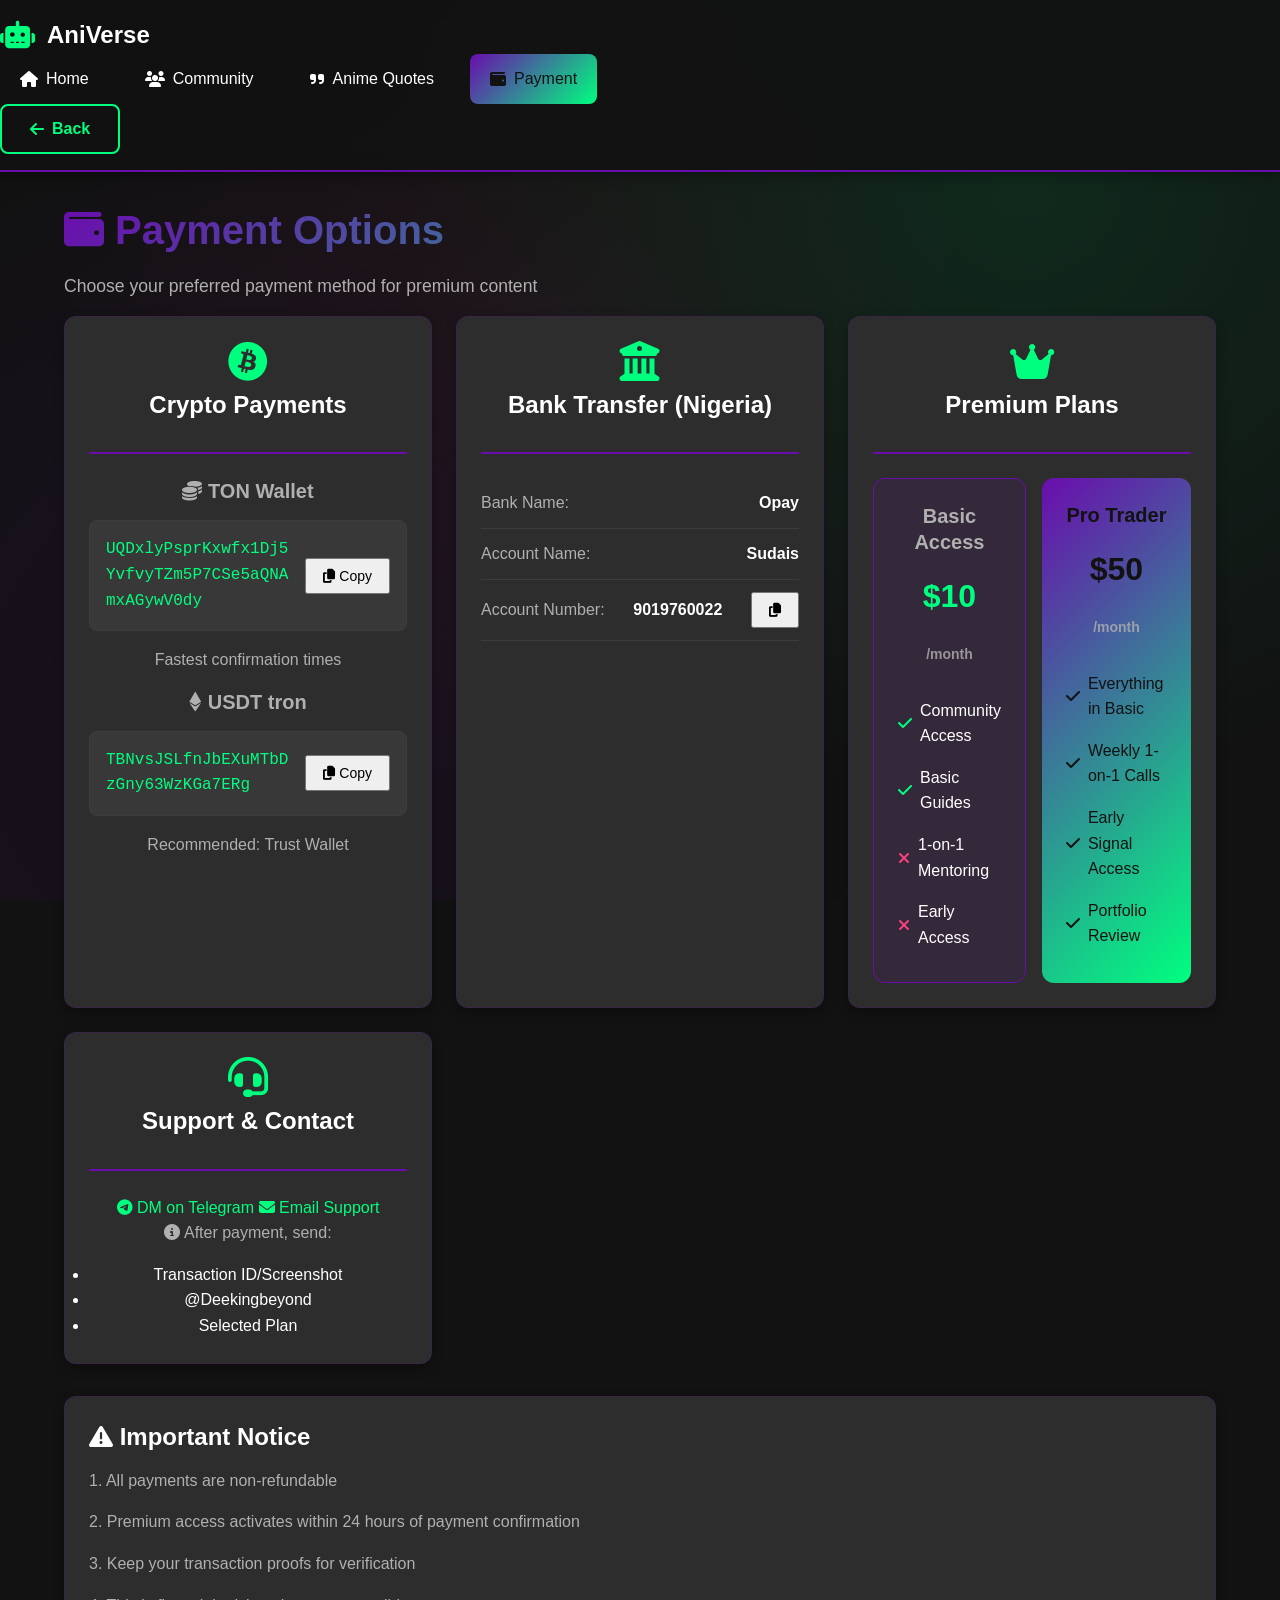
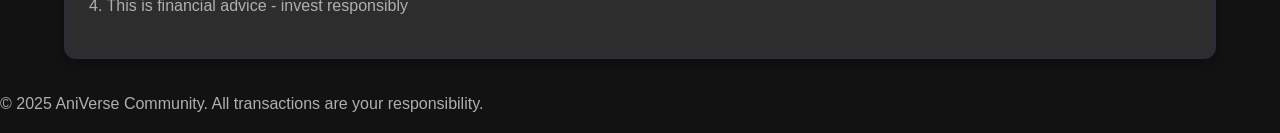
<file: payment.html>
<!DOCTYPE html>
<html lang="en">
<head>
    <meta charset="UTF-8">
    <meta name="viewport" content="width=device-width, initial-scale=1.0">
    <title>Payment Options | AniVerse</title>
    <link rel="stylesheet" href="assets/css/style.css">
    <link rel="stylesheet" href="https://cdnjs.cloudflare.com/ajax/libs/font-awesome/6.4.0/css/all.min.css">
    <script src="script.js" defer></script>
</head>
<body>
    <!-- Header -->
    <header class="site-header">
        <div class="logo">
            <i class="fas fa-robot"></i>
            <span>AniVerse</span>
        </div>
        
        <nav>
            <ul class="nav-menu">
                <li><a href="home.html"><i class="fas fa-home"></i> Home</a></li>
                <li><a href="community.html"><i class="fas fa-users"></i> Community</a></li>
                <li><a href="quotes.html"><i class="fas fa-quote-right"></i> Anime Quotes</a></li>
                <li><a href="payment.html" class="active"><i class="fas fa-wallet"></i> Payment</a></li>
            </ul>
        </nav>
        
        <div class="user-menu">
            <button onclick="window.history.back()" class="btn-secondary">
                <i class="fas fa-arrow-left"></i> Back
            </button>
        </div>
    </header>

    <main class="main-content">
        <div class="container">
            <div class="page-header">
                <h1><i class="fas fa-wallet"></i> Payment Options</h1>
                <p class="subtitle">Choose your preferred payment method for premium content</p>
            </div>

            <div class="payment-grid">
                <!-- Crypto Payments -->
                <div class="payment-card card">
                    <div class="payment-header">
                        <i class="fab fa-bitcoin"></i>
                        <h3>Crypto Payments</h3>
                    </div>
                    <div class="payment-methods">
                        <div class="method">
                            <h4><i class="fas fa-coins"></i> TON Wallet</h4>
                            <div class="wallet-address">
                                <code id="tonAddress">UQDxlyPsprKxwfx1Dj5YvfvyTZm5P7CSe5aQNAmxAGywV0dy</code>
                                <button onclick="copyToClipboard('tonAddress')" class="btn-small">
                                    <i class="fas fa-copy"></i> Copy
                                </button>
                            </div>
                            <p class="method-note">Fastest confirmation times</p>
                        </div>
                        
                        <div class="method">
                            <h4><i class="fab fa-ethereum"></i> USDT tron</h4>
                            <div class="wallet-address">
                                <code id="usdtAddress">TBNvsJSLfnJbEXuMTbDzGny63WzKGa7ERg</code>
                                <button onclick="copyToClipboard('usdtAddress')" class="btn-small">
                                    <i class="fas fa-copy"></i> Copy
                                </button>
                            </div>
                            <p class="method-note">Recommended: Trust Wallet</p>
                        </div>
                    </div>
                </div>

                <!-- Bank Transfer -->
                <div class="payment-card card">
                    <div class="payment-header">
                        <i class="fas fa-university"></i>
                        <h3>Bank Transfer (Nigeria)</h3>
                    </div>
                    <div class="bank-details">
                        <div class="detail-row">
                            <span class="detail-label">Bank Name:</span>
                            <span class="detail-value">Opay</span>
                        </div>
                        <div class="detail-row">
                            <span class="detail-label">Account Name:</span>
                            <span class="detail-value">Sudais</span>
                        </div>
                        <div class="detail-row">
                            <span class="detail-label">Account Number:</span>
                            <span class="detail-value">9019760022</span>
                            <button onclick="copyToClipboard('accountNumber')" class="btn-small">
                                <i class="fas fa-copy"></i>
                            </button>
                        </div>
                        <input type="text" id="accountNumber" value="1234567890" style="display: none;">
                    </div>
                </div>

                <!-- Premium Plans -->
                <div class="payment-card card">
                    <div class="payment-header">
                        <i class="fas fa-crown"></i>
                        <h3>Premium Plans</h3>
                    </div>
                    <div class="plans">
                        <div class="plan">
                            <h4>Basic Access</h4>
                            <p class="plan-price">$10 <small>/month</small></p>
                            <ul class="plan-features">
                                <li><i class="fas fa-check"></i> Community Access</li>
                                <li><i class="fas fa-check"></i> Basic Guides</li>
                                <li><i class="fas fa-times"></i> 1-on-1 Mentoring</li>
                                <li><i class="fas fa-times"></i> Early Access</li>
                            </ul>
                        </div>
                        
                        <div class="plan featured">
                            <h4>Pro Trader</h4>
                            <p class="plan-price">$50 <small>/month</small></p>
                            <ul class="plan-features">
                                <li><i class="fas fa-check"></i> Everything in Basic</li>
                                <li><i class="fas fa-check"></i> Weekly 1-on-1 Calls</li>
                                <li><i class="fas fa-check"></i> Early Signal Access</li>
                                <li><i class="fas fa-check"></i> Portfolio Review</li>
                            </ul>
                        </div>
                    </div>
                </div>

                <!-- Contact & Support -->
                <div class="payment-card card">
                    <div class="payment-header">
                        <i class="fas fa-headset"></i>
                        <h3>Support & Contact</h3>
                    </div>
                    <div class="support-options">
                        <a href="https://t.me/deekingbeyond" target="_blank" class="support-btn telegram">
                            <i class="fab fa-telegram"></i> DM on Telegram
                        </a>
                        
                        <a href="mailto:support@aniverse.com" class="support-btn email">
                            <i class="fas fa-envelope"></i> Email Support
                        </a>
                        
                        <div class="support-note">
                            <p><i class="fas fa-info-circle"></i> After payment, send:</p>
                            <ul>
                                <li>Transaction ID/Screenshot</li>
                                <li>@Deekingbeyond</li>
                                <li>Selected Plan</li>
                            </ul>
                        </div>
                    </div>
                </div>
            </div>

            <!-- Important Notice -->
            <div class="notice-card card">
                <h3><i class="fas fa-exclamation-triangle"></i> Important Notice</h3>
                <div class="notice-content">
                    <p>1. All payments are non-refundable</p>
                    <p>2. Premium access activates within 24 hours of payment confirmation</p>
                    <p>3. Keep your transaction proofs for verification</p>
                    <p>4. This is financial advice - invest responsibly</p>
                </div>
            </div>
        </div>
    </main>

    <footer class="site-footer">
        <p>&copy; 2025 AniVerse Community. All transactions are your responsibility.</p>
    </footer>

    <script>
        function copyToClipboard(elementId) {
            const element = document.getElementById(elementId);
            const text = element.value || element.textContent;
            
            navigator.clipboard.writeText(text).then(() => {
                showAlert('Copied to clipboard!', 'success');
            }).catch(err => {
                console.error('Copy failed:', err);
                showAlert('Failed to copy', 'error');
            });
        }
        
        function showAlert(message, type) {
            const alert = document.createElement('div');
            alert.className = `alert alert-${type}`;
            alert.textContent = message;
            alert.style.cssText = `
                position: fixed;
                top: 20px;
                right: 20px;
                padding: 15px 20px;
                border-radius: 5px;
                color: white;
                z-index: 10000;
                animation: slideIn 0.3s;
            `;
            
            if (type === 'success') {
                alert.style.background = '#00ff7f';
                alert.style.color = '#000';
            } else {
                alert.style.background = '#ff4081';
            }
            
            document.body.appendChild(alert);
            
            setTimeout(() => {
                alert.remove();
            }, 3000);
        }
    </script>
</body>
</html>
</file>
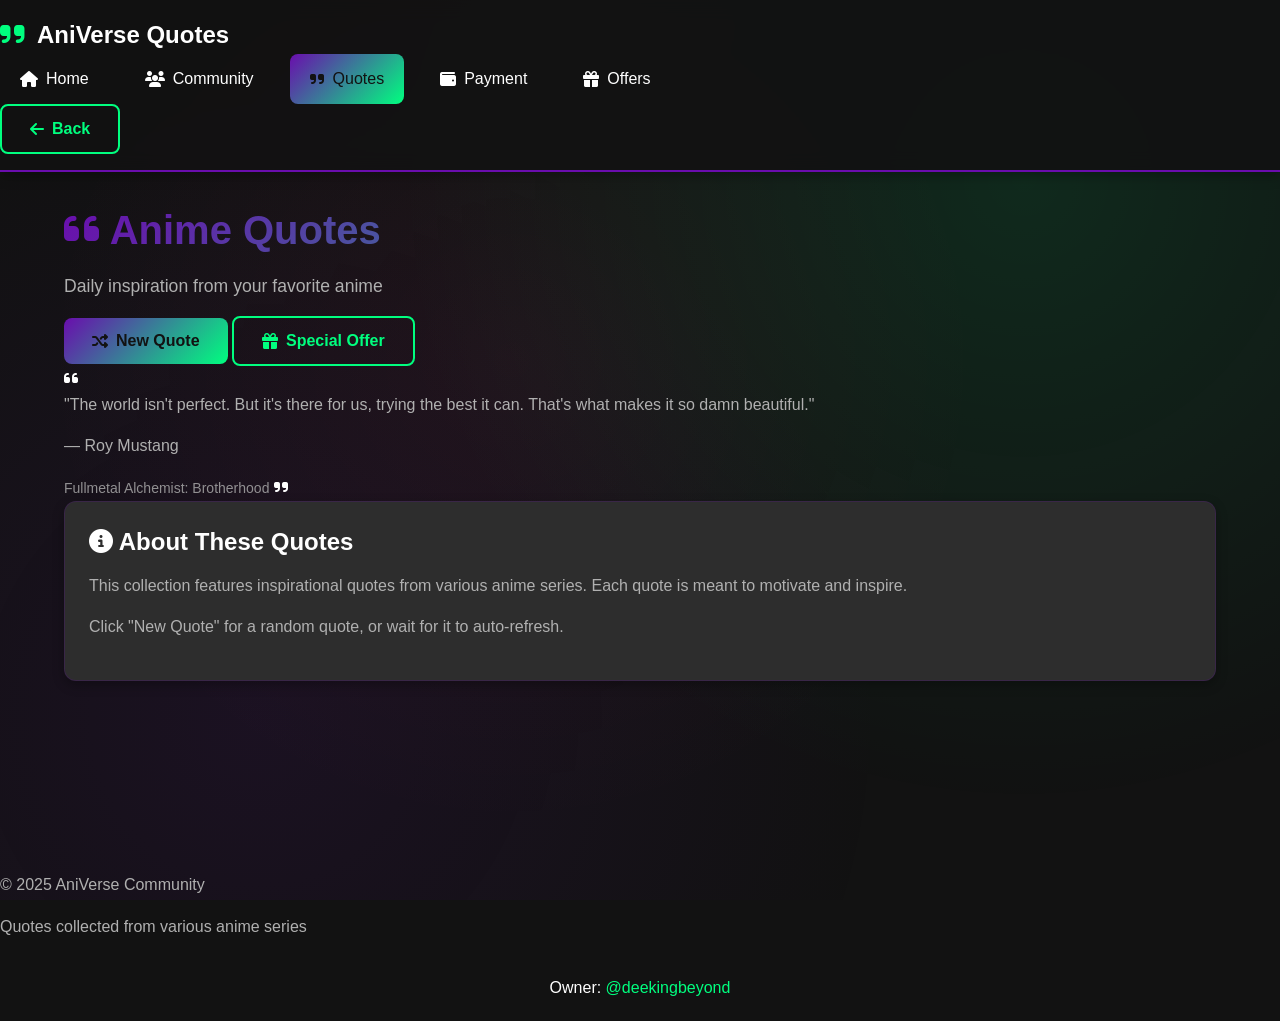
<file: quotes.html>
<!DOCTYPE html>
<html lang="en">
<head>
    <meta charset="UTF-8">
    <meta name="viewport" content="width=device-width, initial-scale=1.0">
    <title>Anime Quotes | AniVerse</title>
    <link rel="stylesheet" href="assets/css/style.css">
    <link rel="stylesheet" href="https://cdnjs.cloudflare.com/ajax/libs/font-awesome/6.4.0/css/all.min.css">
    <script src="script.js" defer></script>
</head>
<body>
    <!-- Header -->
    <header class="site-header">
        <div class="logo">
            <i class="fas fa-quote-right"></i>
            <span>AniVerse Quotes</span>
        </div>
        
        <nav>
            <ul class="nav-menu">
                <li><a href="home.html"><i class="fas fa-home"></i> Home</a></li>
                <li><a href="community.html"><i class="fas fa-users"></i> Community</a></li>
                <li><a href="quotes.html" class="active"><i class="fas fa-quote-right"></i> Quotes</a></li>
                <li><a href="payment.html"><i class="fas fa-wallet"></i> Payment</a></li>
                <li><a href="#" onclick="showAd()"><i class="fas fa-gift"></i> Offers</a></li>
            </ul>
        </nav>
        
        <div class="user-menu">
            <button onclick="window.history.back()" class="btn-secondary">
                <i class="fas fa-arrow-left"></i> Back
            </button>
        </div>
    </header>

    <!-- Main Content -->
    <main class="main-content">
        <div class="container">
            <div class="quotes-header">
                <h1><i class="fas fa-quote-left"></i> Anime Quotes</h1>
                <p class="subtitle">Daily inspiration from your favorite anime</p>
                
                <div class="quote-controls">
                    <button onclick="showQuote()" class="btn-primary">
                        <i class="fas fa-random"></i> New Quote
                    </button>
                    <button onclick="showAd()" class="btn-secondary">
                        <i class="fas fa-gift"></i> Special Offer
                    </button>
                </div>
            </div>
            
            <!-- Quote Display -->
            <div id="quoteDisplay" class="quote-display">
                <div class="loading-quote">
                    <i class="fas fa-spinner fa-spin"></i> Loading quotes...
                </div>
            </div>
            
            <!-- Quote Info -->
            <div class="quote-info card">
                <h3><i class="fas fa-info-circle"></i> About These Quotes</h3>
                <p>This collection features inspirational quotes from various anime series. Each quote is meant to motivate and inspire.</p>
                <p>Click "New Quote" for a random quote, or wait for it to auto-refresh.</p>
            </div>
        </div>
    </main>

    <!-- Footer -->
    <footer class="site-footer">
        <div class="footer-content">
            <p>&copy; 2025 AniVerse Community</p>
            <p>Quotes collected from various anime series</p>
        </div>
    </footer>

    <script>
        // Initialize quotes on page load
        document.addEventListener('DOMContentLoaded', function() {
            loadQuotes();
        });
    </script>
<footer style="text-align:center;padding:20px">Owner: <a href="https://t.me/deekingbeyond">@deekingbeyond</a></footer></body>
</html>
</file>
<file: assets/css/style.css>
/* ===== RESET & BASE STYLES ===== */
* {
    margin: 0;
    padding: 0;
    box-sizing: border-box;
}

:root {
    --primary: #6a0dad;
    --secondary: #00ff7f;
    --accent: #ff4081;
    --dark: #121212;
    --dark-gray: #1e1e1e;
    --medium-gray: #2d2d2d;
    --light-gray: #3d3d3d;
    --text: #ffffff;
    --text-light: #b0b0b0;
    --success: #00ff7f;
    --warning: #ffaa00;
    --error: #ff4081;
    --info: #2196f3;
    
    --gradient: linear-gradient(135deg, var(--primary), var(--secondary));
    --gradient-dark: linear-gradient(135deg, var(--primary), #4a0080);
    --gradient-accent: linear-gradient(135deg, var(--accent), #ff6b9d);
    
    --shadow: 0 4px 12px rgba(0, 0, 0, 0.3);
    --shadow-lg: 0 8px 24px rgba(0, 0, 0, 0.4);
    --shadow-hover: 0 12px 32px rgba(106, 13, 173, 0.3);
    
    --border-radius: 12px;
    --border-radius-sm: 8px;
    --border-radius-lg: 16px;
    
    --transition: all 0.3s ease;
    --transition-fast: all 0.15s ease;
}

body {
    font-family: 'Segoe UI', Tahoma, Geneva, Verdana, sans-serif;
    background: var(--dark);
    color: var(--text);
    line-height: 1.6;
    min-height: 100vh;
    overflow-x: hidden;
    position: relative;
}

body::before {
    content: '';
    position: fixed;
    top: 0;
    left: 0;
    width: 100%;
    height: 100%;
    background: 
        radial-gradient(circle at 20% 80%, rgba(106, 13, 173, 0.1) 0%, transparent 50%),
        radial-gradient(circle at 80% 20%, rgba(0, 255, 127, 0.1) 0%, transparent 50%),
        radial-gradient(circle at 40% 40%, rgba(255, 64, 129, 0.05) 0%, transparent 50%);
    z-index: -1;
}

/* ===== TYPOGRAPHY ===== */
h1, h2, h3, h4, h5, h6 {
    font-weight: 700;
    line-height: 1.3;
    margin-bottom: 1rem;
    color: var(--text);
}

h1 {
    font-size: 2.5rem;
    background: var(--gradient);
    -webkit-background-clip: text;
    -webkit-text-fill-color: transparent;
    background-clip: text;
}

h2 {
    font-size: 2rem;
    color: var(--secondary);
}

h3 {
    font-size: 1.5rem;
    color: var(--text);
}

h4 {
    font-size: 1.25rem;
    color: var(--text-light);
}

p {
    margin-bottom: 1rem;
    color: var(--text-light);
}

a {
    color: var(--secondary);
    text-decoration: none;
    transition: var(--transition);
}

a:hover {
    color: #00cc66;
    text-decoration: underline;
}

small {
    font-size: 0.875rem;
    color: var(--text-light);
    opacity: 0.8;
}

/* ===== LAYOUT & CONTAINERS ===== */
.container {
    max-width: 1200px;
    margin: 0 auto;
    padding: 0 1.5rem;
    width: 100%;
}

.main-content {
    padding: 2rem 0;
    min-height: calc(100vh - 200px);
}

/* ===== HEADER & NAVIGATION ===== */
.site-header {
    background: rgba(18, 18, 18, 0.95);
    backdrop-filter: blur(10px);
    position: sticky;
    top: 0;
    width: 100%;
    z-index: 1000;
    padding: 1rem 0;
    border-bottom: 2px solid var(--primary);
    box-shadow: var(--shadow);
}

.site-header .container {
    display: flex;
    justify-content: space-between;
    align-items: center;
}

.logo {
    display: flex;
    align-items: center;
    gap: 0.75rem;
    font-size: 1.5rem;
    font-weight: 700;
    color: var(--text);
}

.logo i {
    color: var(--secondary);
    font-size: 1.75rem;
}

.nav-menu {
    display: flex;
    gap: 1rem;
    list-style: none;
}

.nav-menu a {
    color: var(--text);
    padding: 0.75rem 1.25rem;
    border-radius: var(--border-radius-sm);
    font-weight: 500;
    display: flex;
    align-items: center;
    gap: 0.5rem;
    transition: var(--transition);
}

.nav-menu a:hover {
    background: rgba(0, 255, 127, 0.1);
    color: var(--secondary);
    text-decoration: none;
}

.nav-menu a.active {
    background: var(--gradient);
    color: var(--dark);
}

.user-menu {
    display: flex;
    align-items: center;
    gap: 1rem;
}

#userGreeting {
    color: var(--text-light);
}

/* ===== BUTTONS ===== */
.btn-primary,
.btn-secondary,
.btn-danger,
.btn-success {
    padding: 0.875rem 1.75rem;
    border: none;
    border-radius: var(--border-radius-sm);
    font-size: 1rem;
    font-weight: 600;
    cursor: pointer;
    transition: var(--transition);
    display: inline-flex;
    align-items: center;
    justify-content: center;
    gap: 0.5rem;
    text-decoration: none;
}

.btn-primary {
    background: var(--gradient);
    color: var(--dark);
}

.btn-primary:hover {
    transform: translateY(-2px);
    box-shadow: var(--shadow-hover);
}

.btn-secondary {
    background: transparent;
    border: 2px solid var(--secondary);
    color: var(--secondary);
}

.btn-secondary:hover {
    background: var(--secondary);
    color: var(--dark);
    transform: translateY(-2px);
}

.btn-danger {
    background: var(--error);
    color: white;
}

.btn-danger:hover {
    background: #ff1a66;
    transform: translateY(-2px);
}

.btn-success {
    background: var(--success);
    color: var(--dark);
}

.btn-success:hover {
    background: #00cc66;
    transform: translateY(-2px);
}

.btn-small {
    padding: 0.5rem 1rem;
    font-size: 0.875rem;
}

/* ===== CARDS ===== */
.card {
    background: var(--medium-gray);
    border-radius: var(--border-radius);
    padding: 1.5rem;
    border: 1px solid rgba(106, 13, 173, 0.2);
    transition: var(--transition);
    box-shadow: var(--shadow);
}

.card:hover {
    transform: translateY(-4px);
    box-shadow: var(--shadow-hover);
    border-color: var(--primary);
}

.card-header {
    display: flex;
    justify-content: space-between;
    align-items: center;
    margin-bottom: 1.5rem;
    padding-bottom: 1rem;
    border-bottom: 2px solid var(--primary);
}

/* ===== FORMS ===== */
.form-group {
    margin-bottom: 1.5rem;
}

.form-group label {
    display: block;
    margin-bottom: 0.5rem;
    color: var(--secondary);
    font-weight: 500;
}

.form-control {
    width: 100%;
    padding: 0.875rem 1rem;
    background: rgba(255, 255, 255, 0.05);
    border: 2px solid transparent;
    border-radius: var(--border-radius-sm);
    color: var(--text);
    font-size: 1rem;
    transition: var(--transition);
}

.form-control:focus {
    outline: none;
    border-color: var(--secondary);
    background: rgba(255, 255, 255, 0.1);
    box-shadow: 0 0 0 3px rgba(0, 255, 127, 0.1);
}

textarea.form-control {
    min-height: 120px;
    resize: vertical;
}

.input-group {
    position: relative;
    margin-bottom: 1.5rem;
}

.input-group i {
    position: absolute;
    left: 1rem;
    top: 50%;
    transform: translateY(-50%);
    color: var(--secondary);
    z-index: 1;
}

.input-group .form-control {
    padding-left: 3rem;
}

.toggle-password {
    position: absolute;
    right: 1rem;
    top: 50%;
    transform: translateY(-50%);
    cursor: pointer;
    color: var(--text-light);
    z-index: 1;
}

/* ===== AUTHENTICATION PAGES ===== */
.auth-container {
    display: flex;
    justify-content: center;
    align-items: center;
    min-height: 100vh;
    padding: 2rem;
    background: var(--gradient);
}

.auth-card {
    background: var(--dark-gray);
    border-radius: var(--border-radius-lg);
    width: 100%;
    max-width: 450px;
    overflow: hidden;
    box-shadow: var(--shadow-lg);
    border: 1px solid rgba(255, 255, 255, 0.1);
}

.logo-section {
    background: var(--gradient);
    padding: 2.5rem;
    text-align: center;
    color: var(--dark);
}

.logo-section h1 {
    font-size: 2.5rem;
    margin-bottom: 0.5rem;
    -webkit-text-fill-color: var(--dark);
}

.tagline {
    opacity: 0.9;
    font-size: 0.9rem;
    color: rgba(18, 18, 18, 0.8);
}

.form-container {
    padding: 2.5rem;
}

.form-tabs {
    display: flex;
    margin-bottom: 2rem;
    border-bottom: 2px solid var(--light-gray);
}

.tab-btn {
    flex: 1;
    background: none;
    border: none;
    color: var(--text-light);
    padding: 1rem;
    font-size: 1.1rem;
    font-weight: 600;
    cursor: pointer;
    transition: var(--transition);
    position: relative;
}

.tab-btn.active {
    color: var(--secondary);
}

.tab-btn.active::after {
    content: '';
    position: absolute;
    bottom: -2px;
    left: 0;
    width: 100%;
    height: 2px;
    background: var(--secondary);
}

.auth-form {
    display: none;
}

.auth-form.active {
    display: block;
    animation: fadeIn 0.5s ease;
}

@keyframes fadeIn {
    from { opacity: 0; transform: translateY(10px); }
    to { opacity: 1; transform: translateY(0); }
}

.auth-footer {
    margin-top: 2rem;
    padding-top: 1.5rem;
    border-top: 1px solid var(--light-gray);
    text-align: center;
    color: var(--text-light);
}

/* ===== HOME PAGE ===== */
.dashboard-header {
    text-align: center;
    margin-bottom: 3rem;
    padding-bottom: 1.5rem;
    border-bottom: 2px solid var(--primary);
}

.subtitle {
    color: var(--text-light);
    font-size: 1.1rem;
    margin-top: 0.5rem;
}

.dashboard-grid {
    display: grid;
    grid-template-columns: repeat(auto-fit, minmax(300px, 1fr));
    gap: 1.5rem;
    margin-bottom: 2rem;
}

.stats-grid {
    display: grid;
    grid-template-columns: repeat(3, 1fr);
    gap: 1rem;
    margin-top: 1.5rem;
}

.stat-item {
    text-align: center;
    padding: 1rem;
    background: rgba(0, 255, 127, 0.1);
    border-radius: var(--border-radius-sm);
    border: 1px solid var(--secondary);
}

.stat-item i {
    font-size: 1.5rem;
    color: var(--secondary);
    margin-bottom: 0.5rem;
}

.stat-value {
    display: block;
    font-size: 1.5rem;
    font-weight: 700;
    color: var(--secondary);
}

.stat-label {
    font-size: 0.875rem;
    color: var(--text-light);
}

.action-buttons {
    display: grid;
    grid-template-columns: repeat(2, 1fr);
    gap: 1rem;
    margin-top: 1.5rem;
}

.action-btn {
    display: flex;
    flex-direction: column;
    align-items: center;
    justify-content: center;
    padding: 1.5rem;
    background: rgba(106, 13, 173, 0.1);
    border: 1px solid var(--primary);
    border-radius: var(--border-radius-sm);
    color: var(--text);
    text-decoration: none;
    transition: var(--transition);
}

.action-btn:hover {
    background: var(--primary);
    color: white;
    transform: translateY(-2px);
    text-decoration: none;
}

.action-btn i {
    font-size: 2rem;
    margin-bottom: 0.5rem;
    color: var(--secondary);
}

/* ===== COMMUNITY PAGE ===== */
.community-header {
    text-align: center;
    margin-bottom: 3rem;
    padding-bottom: 1.5rem;
    border-bottom: 2px solid var(--primary);
}

.community-stats {
    display: flex;
    justify-content: center;
    gap: 2rem;
    margin-top: 1.5rem;
    flex-wrap: wrap;
}

.stat-badge {
    background: rgba(106, 13, 173, 0.2);
    padding: 0.75rem 1.5rem;
    border-radius: 25px;
    display: flex;
    align-items: center;
    gap: 0.75rem;
    border: 1px solid var(--primary);
    font-weight: 500;
}

.stat-badge i {
    color: var(--secondary);
}

.community-layout {
    display: grid;
    grid-template-columns: 250px 1fr 250px;
    gap: 1.5rem;
    margin-top: 2rem;
}

.sidebar-card {
    background: var(--medium-gray);
    border-radius: var(--border-radius);
    padding: 1.5rem;
    margin-bottom: 1rem;
    border: 1px solid rgba(106, 13, 173, 0.3);
}

.sidebar-card h3 {
    font-size: 1.1rem;
    color: var(--secondary);
    margin-bottom: 1rem;
    display: flex;
    align-items: center;
    gap: 0.5rem;
}

.category-list {
    list-style: none;
}

.category-list li {
    padding: 0.75rem;
    margin: 0.25rem 0;
    border-radius: var(--border-radius-sm);
    cursor: pointer;
    transition: var(--transition);
    display: flex;
    align-items: center;
    gap: 0.5rem;
    color: var(--text-light);
}

.category-list li:hover,
.category-list li.active {
    background: var(--gradient);
    color: var(--dark);
}

.contributors-list,
.rules-list {
    margin-top: 1rem;
}

.contributor {
    display: flex;
    justify-content: space-between;
    align-items: center;
    padding: 0.75rem 0;
    border-bottom: 1px solid var(--light-gray);
}

.contributor:last-child {
    border-bottom: none;
}

.contributor-badge {
    background: var(--primary);
    color: white;
    padding: 0.25rem 0.5rem;
    border-radius: 4px;
    font-size: 0.75rem;
    font-weight: 600;
}

.create-post-card {
    display: flex;
    gap: 1rem;
    margin-bottom: 2rem;
    padding: 1.5rem;
}

.post-avatar {
    font-size: 2rem;
    color: var(--secondary);
    min-width: 40px;
}

.post-editor {
    flex: 1;
}

.post-editor textarea {
    width: 100%;
    min-height: 100px;
    padding: 1rem;
    background: rgba(255, 255, 255, 0.05);
    border: 1px solid rgba(106, 13, 173, 0.5);
    border-radius: var(--border-radius-sm);
    color: var(--text);
    font-size: 1rem;
    resize: vertical;
    margin-bottom: 1rem;
    transition: var(--transition);
}

.post-editor textarea:focus {
    outline: none;
    border-color: var(--secondary);
    background: rgba(255, 255, 255, 0.1);
}

.post-actions {
    display: flex;
    justify-content: space-between;
    align-items: center;
}

.category-select,
.sort-select {
    background: rgba(255, 255, 255, 0.1);
    border: 1px solid var(--primary);
    color: var(--text);
    padding: 0.5rem;
    border-radius: var(--border-radius-sm);
    min-width: 150px;
}

.section-title {
    color: var(--secondary);
    margin: 1.5rem 0;
    display: flex;
    align-items: center;
    gap: 0.5rem;
}

.posts-header {
    display: flex;
    justify-content: space-between;
    align-items: center;
    margin-bottom: 1.5rem;
}

.community-post {
    margin-bottom: 1.5rem;
    transition: var(--transition);
}

.community-post:hover {
    transform: translateY(-4px);
    box-shadow: var(--shadow-hover);
}

.community-post.pinned {
    border-left: 4px solid var(--secondary);
}

.post-header {
    display: flex;
    justify-content: space-between;
    align-items: center;
    margin-bottom: 1rem;
    padding-bottom: 0.75rem;
    border-bottom: 1px solid var(--light-gray);
}

.post-author {
    display: flex;
    align-items: center;
    gap: 1rem;
}

.author-avatar {
    width: 40px;
    height: 40px;
    background: var(--gradient);
    border-radius: 50%;
    display: flex;
    align-items: center;
    justify-content: center;
    font-size: 1.2rem;
    color: var(--dark);
}

.author-info small {
    color: var(--text-light);
    display: block;
}

.pin-badge {
    background: var(--secondary);
    color: var(--dark);
    padding: 0.25rem 0.75rem;
    border-radius: 12px;
    font-size: 0.75rem;
    font-weight: 600;
    display: flex;
    align-items: center;
    gap: 0.25rem;
}

.post-content h4 {
    color: var(--secondary);
    margin-bottom: 0.75rem;
    cursor: pointer;
    transition: var(--transition);
}

.post-content h4:hover {
    color: #00cc66;
}

.read-more {
    background: none;
    border: none;
    color: var(--secondary);
    cursor: pointer;
    padding: 0;
    font-size: 0.9rem;
    margin-top: 0.5rem;
    font-weight: 500;
}

.read-more:hover {
    text-decoration: underline;
}

.post-footer {
    display: flex;
    justify-content: space-between;
    align-items: center;
    margin-top: 1.5rem;
    padding-top: 1rem;
    border-top: 1px solid var(--light-gray);
}

.post-stats {
    display: flex;
    gap: 1.5rem;
}

.stat-btn {
    background: none;
    border: none;
    color: var(--text-light);
    cursor: pointer;
    display: flex;
    align-items: center;
    gap: 0.5rem;
    transition: var(--transition);
    padding: 0.5rem;
    border-radius: var(--border-radius-sm);
}

.stat-btn:hover {
    color: var(--secondary);
    background: rgba(0, 255, 127, 0.1);
}

.load-more-container {
    text-align: center;
    margin-top: 2rem;
}

/* ===== MODAL ===== */
.modal {
    display: none;
    position: fixed;
    top: 0;
    left: 0;
    width: 100%;
    height: 100%;
    background: rgba(0, 0, 0, 0.95);
    z-index: 2000;
    overflow-y: auto;
    padding: 1rem;
}

.modal-content {
    background: var(--dark-gray);
    margin: 2rem auto;
    padding: 2rem;
    border-radius: var(--border-radius-lg);
    max-width: 800px;
    width: 100%;
    border: 2px solid var(--primary);
    position: relative;
    box-shadow: var(--shadow-lg);
}

.close-modal {
    position: absolute;
    top: 1rem;
    right: 1.5rem;
    font-size: 2rem;
    color: var(--text-light);
    cursor: pointer;
    transition: var(--transition);
    width: 40px;
    height: 40px;
    display: flex;
    align-items: center;
    justify-content: center;
    border-radius: 50%;
}

.close-modal:hover {
    color: var(--secondary);
    background: rgba(255, 255, 255, 0.1);
}

.modal-body {
    margin: 1.5rem 0;
    padding: 1.5rem 0;
    border-top: 1px solid var(--light-gray);
    border-bottom: 1px solid var(--light-gray);
}

.comment-section {
    margin-top: 2rem;
}

.add-comment {
    margin: 1.5rem 0;
}

.add-comment textarea {
    width: 100%;
    min-height: 80px;
    padding: 1rem;
    background: rgba(255, 255, 255, 0.05);
    border: 1px solid rgba(106, 13, 173, 0.5);
    border-radius: var(--border-radius-sm);
    color: var(--text);
    font-size: 1rem;
    resize: vertical;
    margin-bottom: 1rem;
}

.comment {
    background: rgba(255, 255, 255, 0.05);
    padding: 1rem;
    border-radius: var(--border-radius-sm);
    margin: 0.75rem 0;
}

.comment-author {
    display: flex;
    align-items: center;
    gap: 0.75rem;
    margin-bottom: 0.5rem;
}

.comment-avatar {
    width: 30px;
    height: 30px;
    background: var(--gradient);
    border-radius: 50%;
    display: flex;
    align-items: center;
    justify-content: center;
    font-size: 0.9rem;
    color: var(--dark);
}

/* ===== PAYMENT PAGE ===== */
.payment-grid {
    display: grid;
    grid-template-columns: repeat(auto-fit, minmax(350px, 1fr));
    gap: 1.5rem;
    margin-bottom: 2rem;
}

.payment-card {
    text-align: center;
}

.payment-header {
    margin-bottom: 1.5rem;
    padding-bottom: 1rem;
    border-bottom: 2px solid var(--primary);
}

.payment-header i {
    font-size: 2.5rem;
    color: var(--secondary);
    margin-bottom: 0.5rem;
}

.wallet-address {
    background: rgba(255, 255, 255, 0.05);
    padding: 1rem;
    border-radius: var(--border-radius-sm);
    margin: 1rem 0;
    border: 1px solid var(--light-gray);
    display: flex;
    justify-content: space-between;
    align-items: center;
    gap: 1rem;
}

.wallet-address code {
    font-family: 'Courier New', monospace;
    color: var(--secondary);
    word-break: break-all;
    text-align: left;
    flex: 1;
}

.bank-details {
    text-align: left;
}

.detail-row {
    display: flex;
    justify-content: space-between;
    align-items: center;
    padding: 0.75rem 0;
    border-bottom: 1px solid var(--light-gray);
}

.detail-row:last-child {
    border-bottom: none;
}

.detail-label {
    color: var(--text-light);
    font-weight: 500;
}

.detail-value {
    color: var(--text);
    font-weight: 600;
}

.plans {
    display: grid;
    grid-template-columns: repeat(2, 1fr);
    gap: 1rem;
    margin-top: 1.5rem;
}

.plan {
    padding: 1.5rem;
    background: rgba(106, 13, 173, 0.1);
    border: 1px solid var(--primary);
    border-radius: var(--border-radius);
    transition: var(--transition);
}

.plan:hover {
    transform: translateY(-4px);
    box-shadow: var(--shadow-hover);
}

.plan.featured {
    background: var(--gradient);
    color: var(--dark);
    border: none;
}

.plan.featured h4,
.plan.featured p,
.plan.featured li {
    color: var(--dark);
}

.plan-price {
    font-size: 2rem;
    font-weight: 700;
    color: var(--secondary);
    margin: 1rem 0;
}

.plan.featured .plan-price {
    color: var(--dark);
}

.plan-features {
    list-style: none;
    text-align: left;
    margin-top: 1rem;
}

.plan-features li {
    padding: 0.5rem 0;
    display: flex;
    align-items: center;
    gap: 0.5rem;
}

.plan-features li i.fa-check {
    color: var(--success);
}

.plan.featured .plan-features li i.fa-check {
    color: var(--dark);
}

.plan-features li i.fa-times {
    color: var(--error);
}

.support-options {
    /* Quotes Page Styles */
.quote-display {
    min-height: 300px;
    display: flex;
    align-items: center;
    justify-content: center;
    margin: 2rem 0;
}

.quote-card {
    background: rgba(106, 13, 173, 0.1);
    border: 2px solid var(--primary);
    border-radius: var(--border-radius-lg);
    padding: 3rem 2rem;
    text-align: center;
    max-width: 800px;
    margin: 0 auto;
    position: relative;
}

.quote-card::before {
    content: '"';
    font-size: 4rem;
    color: var(--secondary);
    position: absolute;
    top: 10px;
    left: 20px;
    opacity: 0.3;
}

.quote-card::after {
    content: '"';
    font-size: 4rem;
    color: var(--secondary);
    position: absolute;
    bottom: 10px;
    right: 20px;
    opacity: 0.3;
}

.quote-text {
    font-size: 1.5rem;
    font-style: italic;
    color: var(--text);
    margin-bottom: 1.5rem;
    line-height: 1.8;
}

.quote-author {
    font-size: 1.2rem;
    color: var(--secondary);
    font-weight: 600;
    margin-bottom: 0.5rem;
}

.quote-anime {
    display: block;
    font-size: 0.9rem;
    color: var(--text-light);
    font-style: italic;
}

.quote-controls {
    display: flex;
    gap: 1rem;
    justify-content: center;
    margin: 1.5rem 0;
}

.loading-quote {
    text-align: center;
    color: var(--text-light);
    font-size: 1.1rem;
}

.loading-quote i {
    margin-right: 10px;
    color: var(--secondary);
}

.quote-info {
    text-align: center;
    margin-top: 2rem;
}

/* Responsive */
@media (max-width: 768px) {
    .quote-text {
        font-size: 1.2rem;
    }
    
    .quote-card {
        padding: 2rem 1rem;
    }
    
    .quote-controls {
        flex-direction: column;
        align-items: center;
    }
    
    .quote-controls button {
        width: 100%;
        max-width: 250px;
    }
}


/* Modern enhancements */
.auth-card,.sidebar-card,.post-card,.community-header{
backdrop-filter:blur(12px);
border:1px solid rgba(255,255,255,.08);
box-shadow:0 10px 30px rgba(0,0,0,.35);
}
.auth-card,.sidebar-card{
background:rgba(30,30,30,.92);
}
body{
background:linear-gradient(135deg,#0f172a,#111827,#1e1b4b);
}
.btn-primary{
background:linear-gradient(135deg,#6366f1,#8b5cf6);
border:none;
}
.btn-primary:hover{
transform:translateY(-2px);
}
</file>
